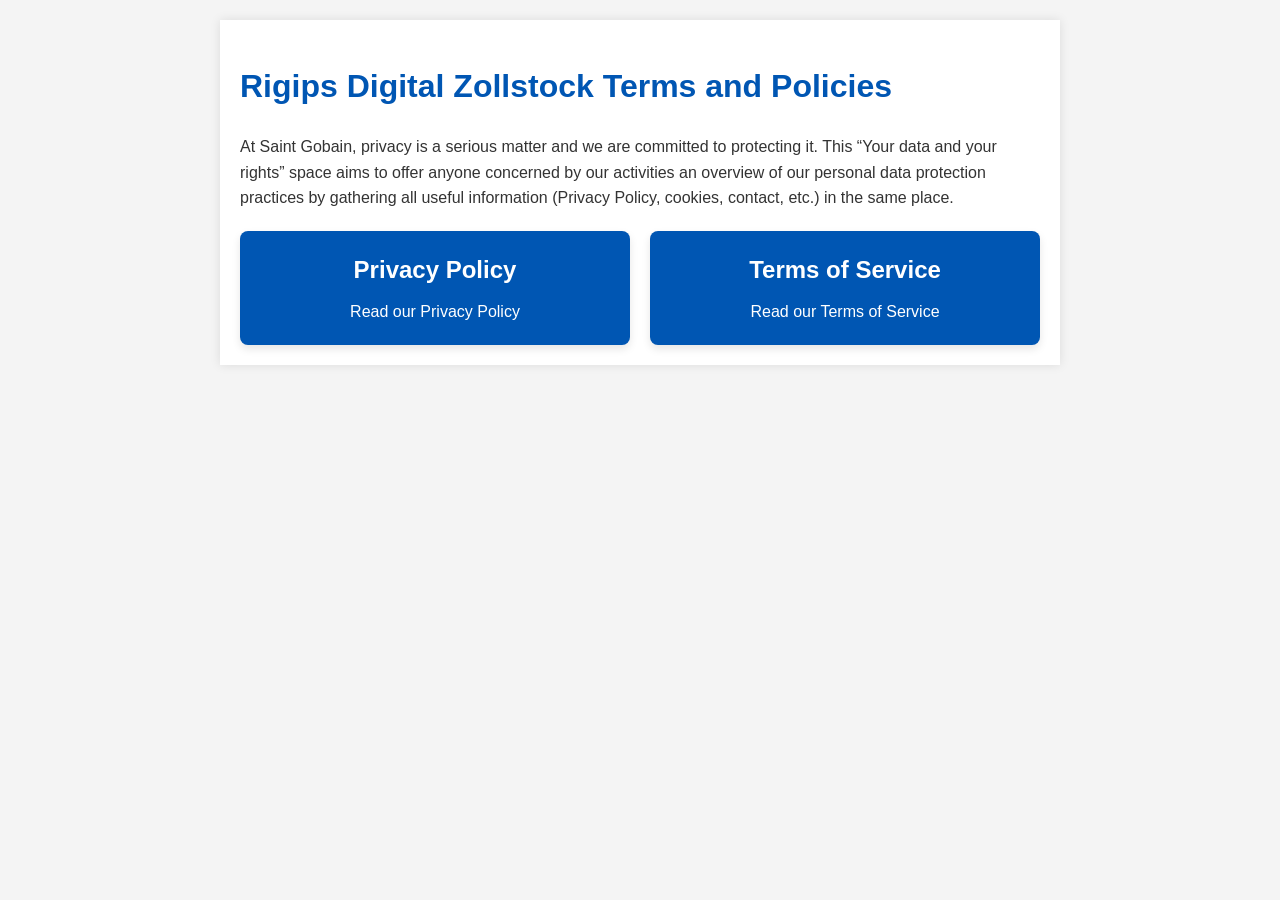
<file: index.html>
<!DOCTYPE html>
<html lang="en">
  <head>
    <meta charset="UTF-8" />
    <meta name="viewport" content="width=device-width, initial-scale=1.0" />
    <title>Rigips Zollstock Terms and Policies</title>
    <link rel="stylesheet" href="styles.css" />
  </head>
  <body>
    <div class="container">
      <h1>Rigips Digital Zollstock Terms and Policies</h1>
      <p>
        At Saint Gobain, privacy is a serious matter and we are committed to
        protecting it. This “Your data and your rights” space aims to offer
        anyone concerned by our activities an overview of our personal data
        protection practices by gathering all useful information (Privacy
        Policy, cookies, contact, etc.) in the same place.
      </p>
      <div class="card-container">
        <a
          href="https://www.saint-gobain.com/sites/saint-gobain.com/files/media/document/privacy_policy.pdf"
          class="card"
        >
          <h2>Privacy Policy</h2>
          <p>Read our Privacy Policy</p>
        </a>
        <a href="https://www.rigips.de/datenschutzerklaerung" class="card">
          <h2>Terms of Service</h2>
          <p>Read our Terms of Service</p>
        </a>
      </div>
    </div>
  </body>
</html>
</file>
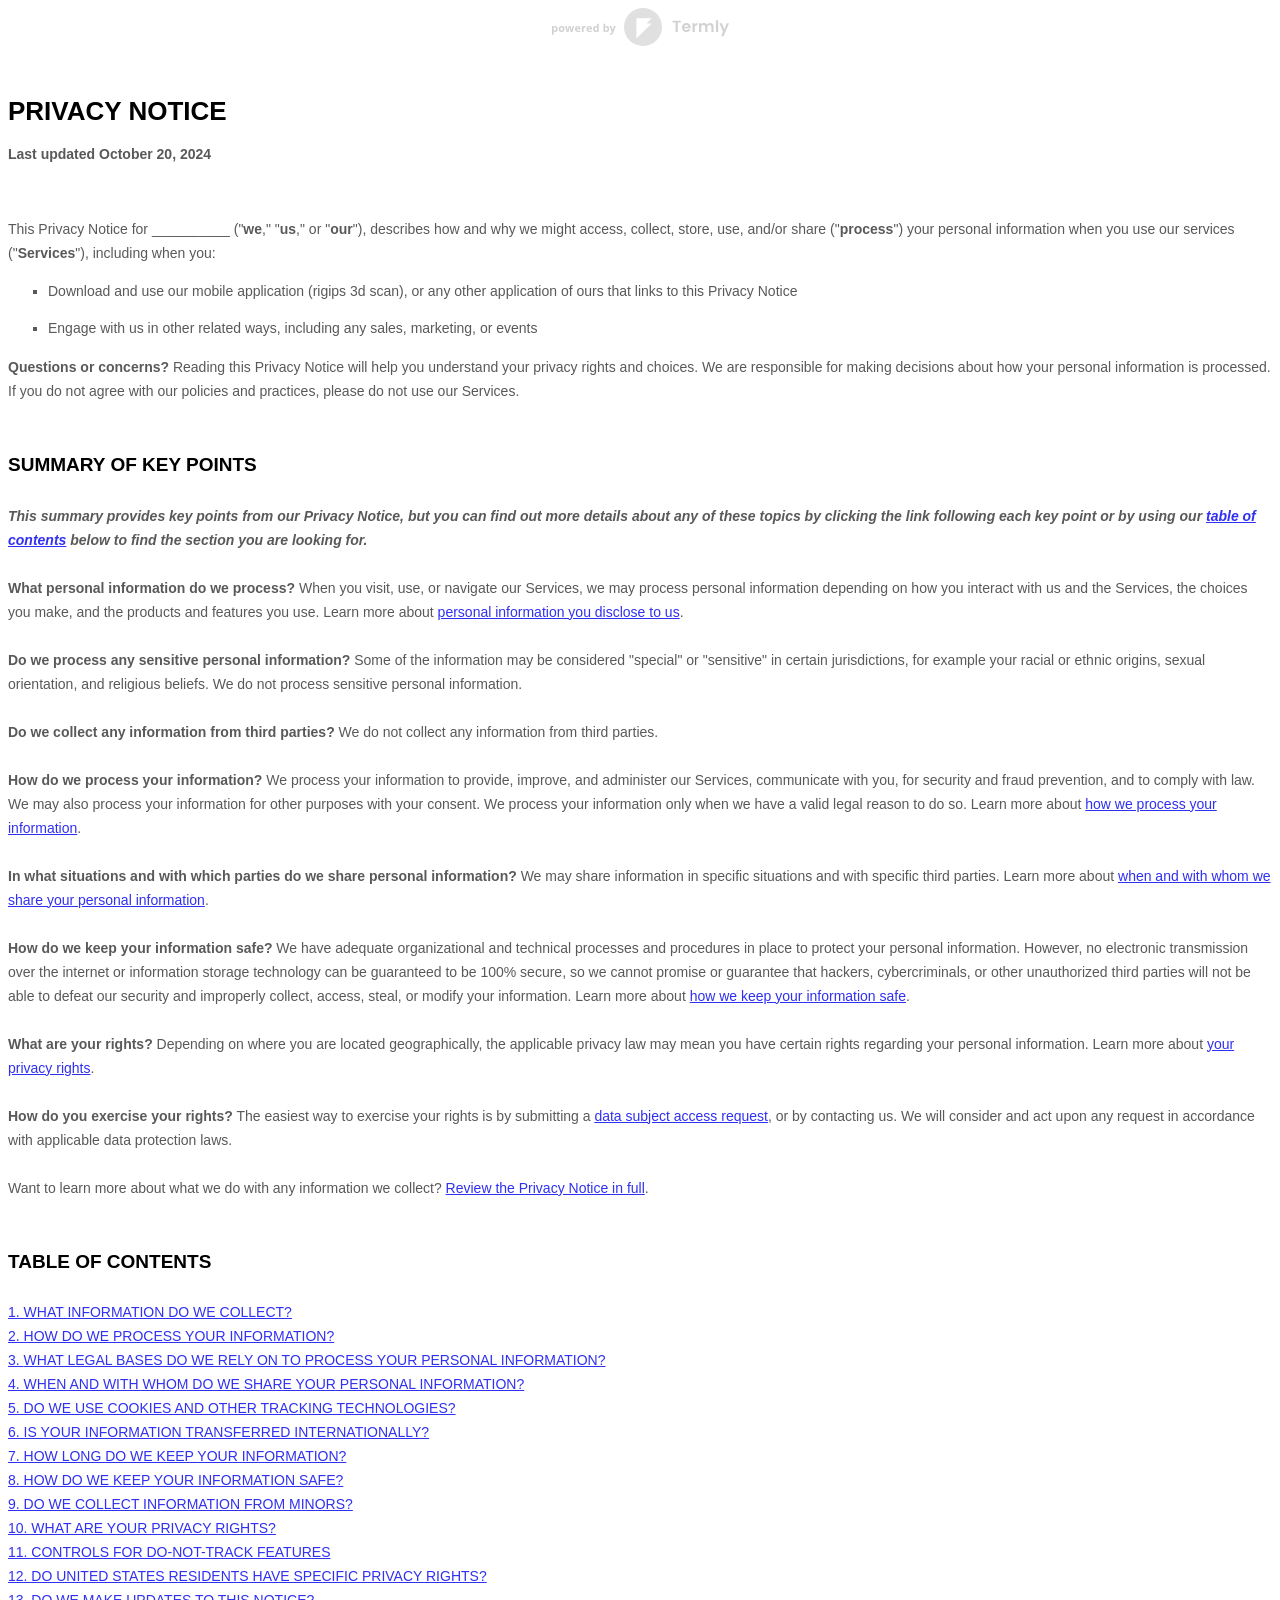
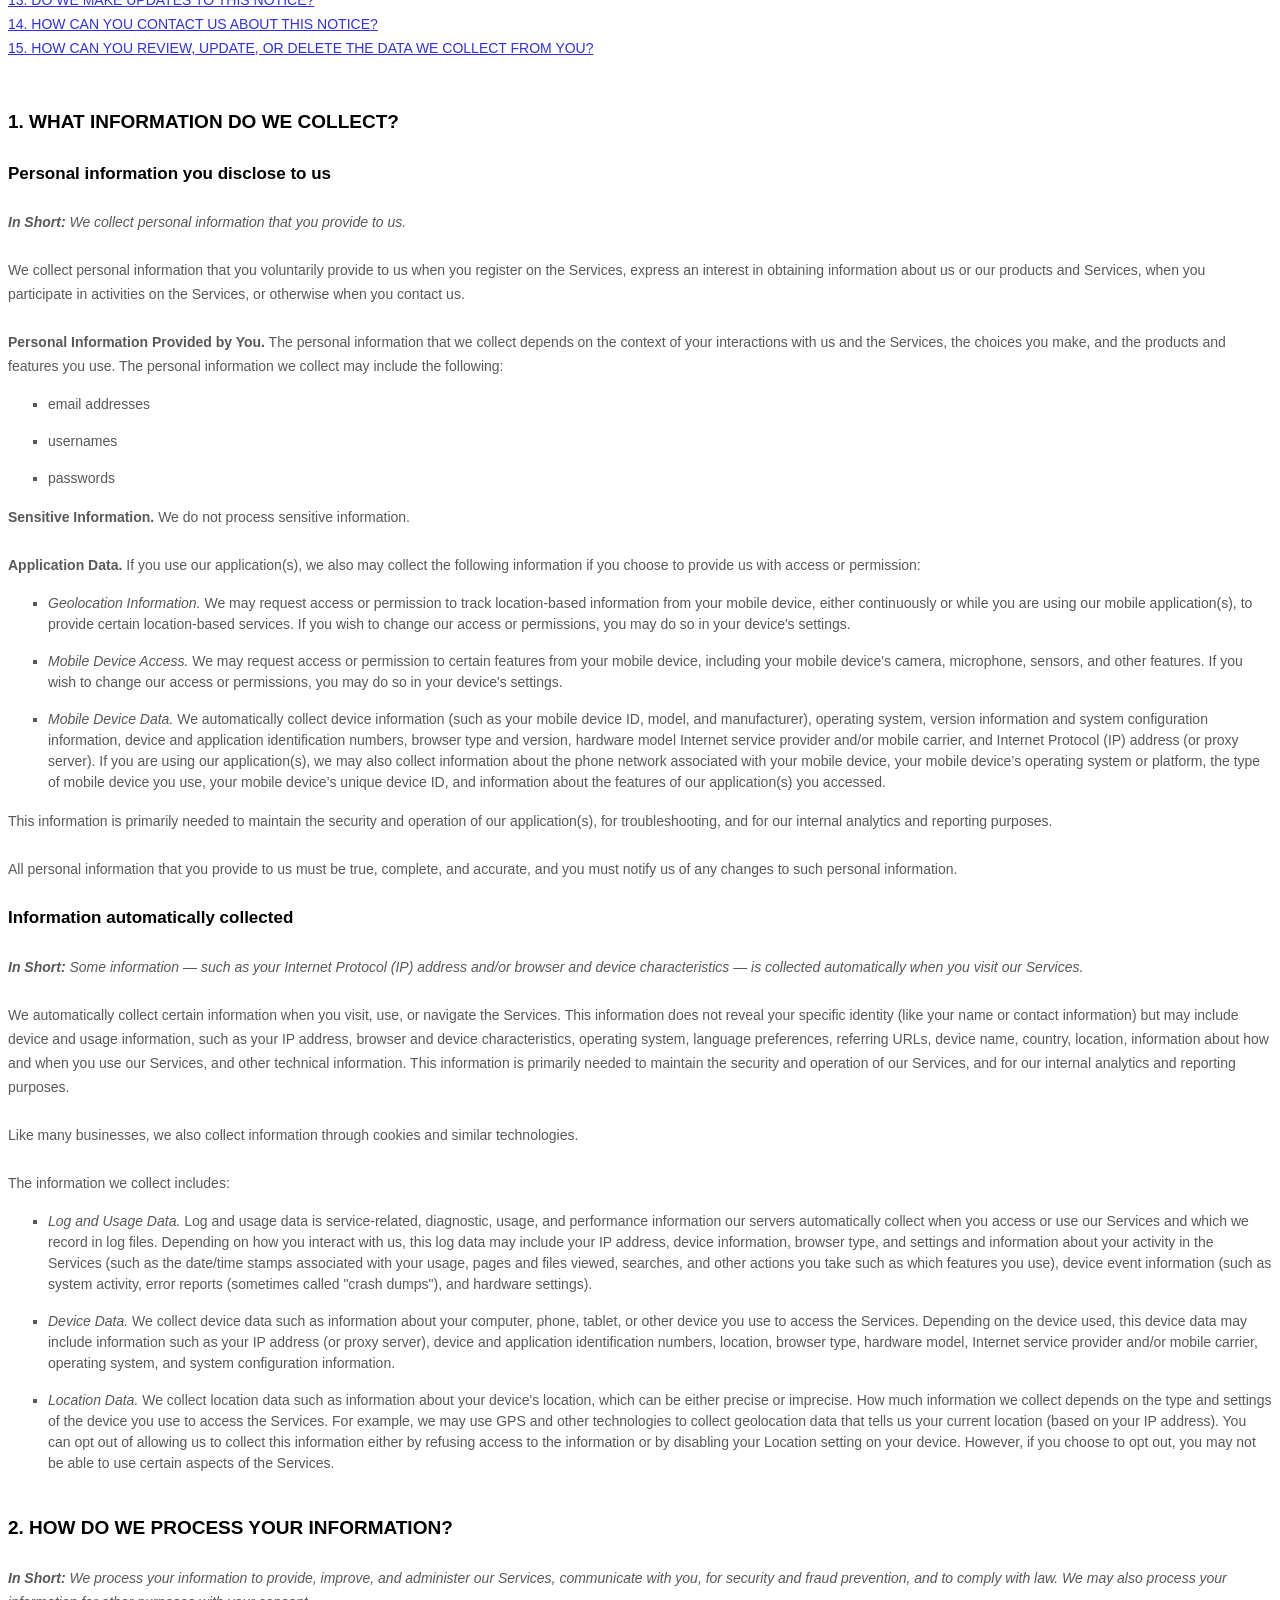
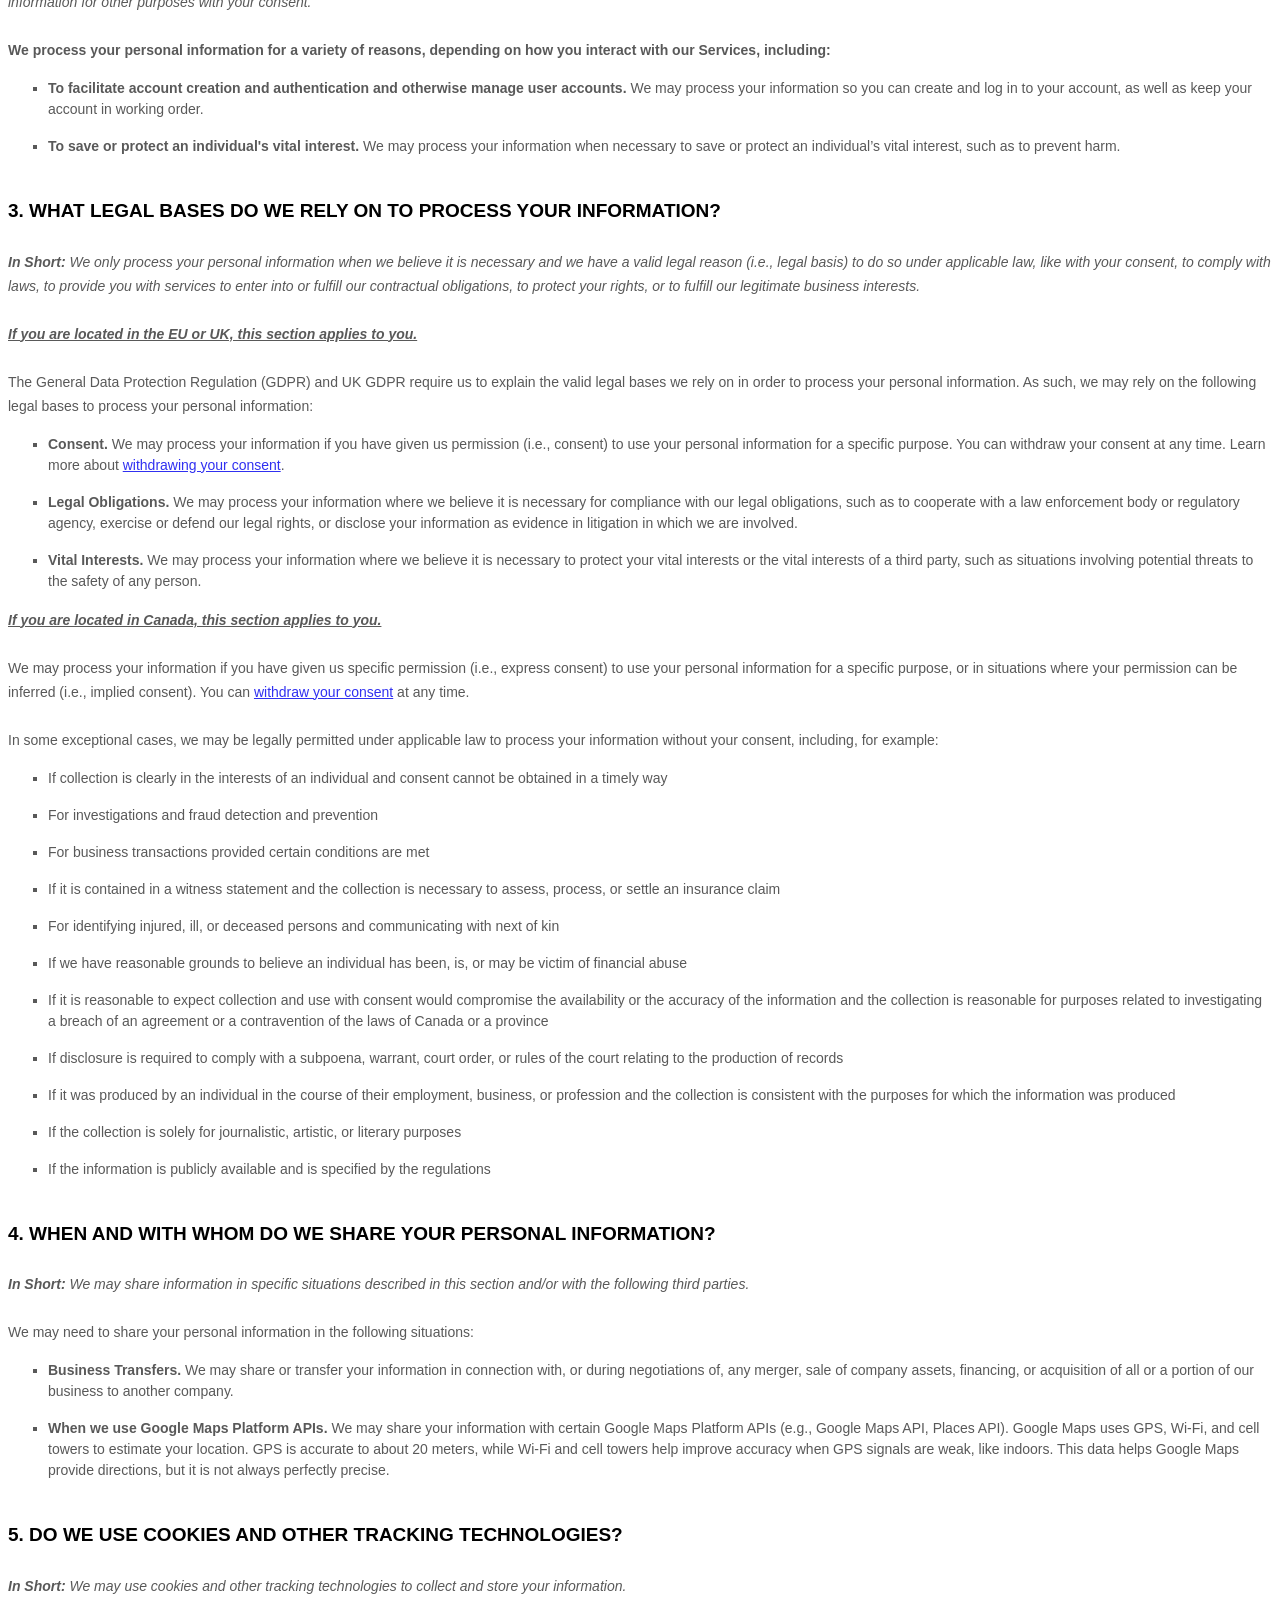
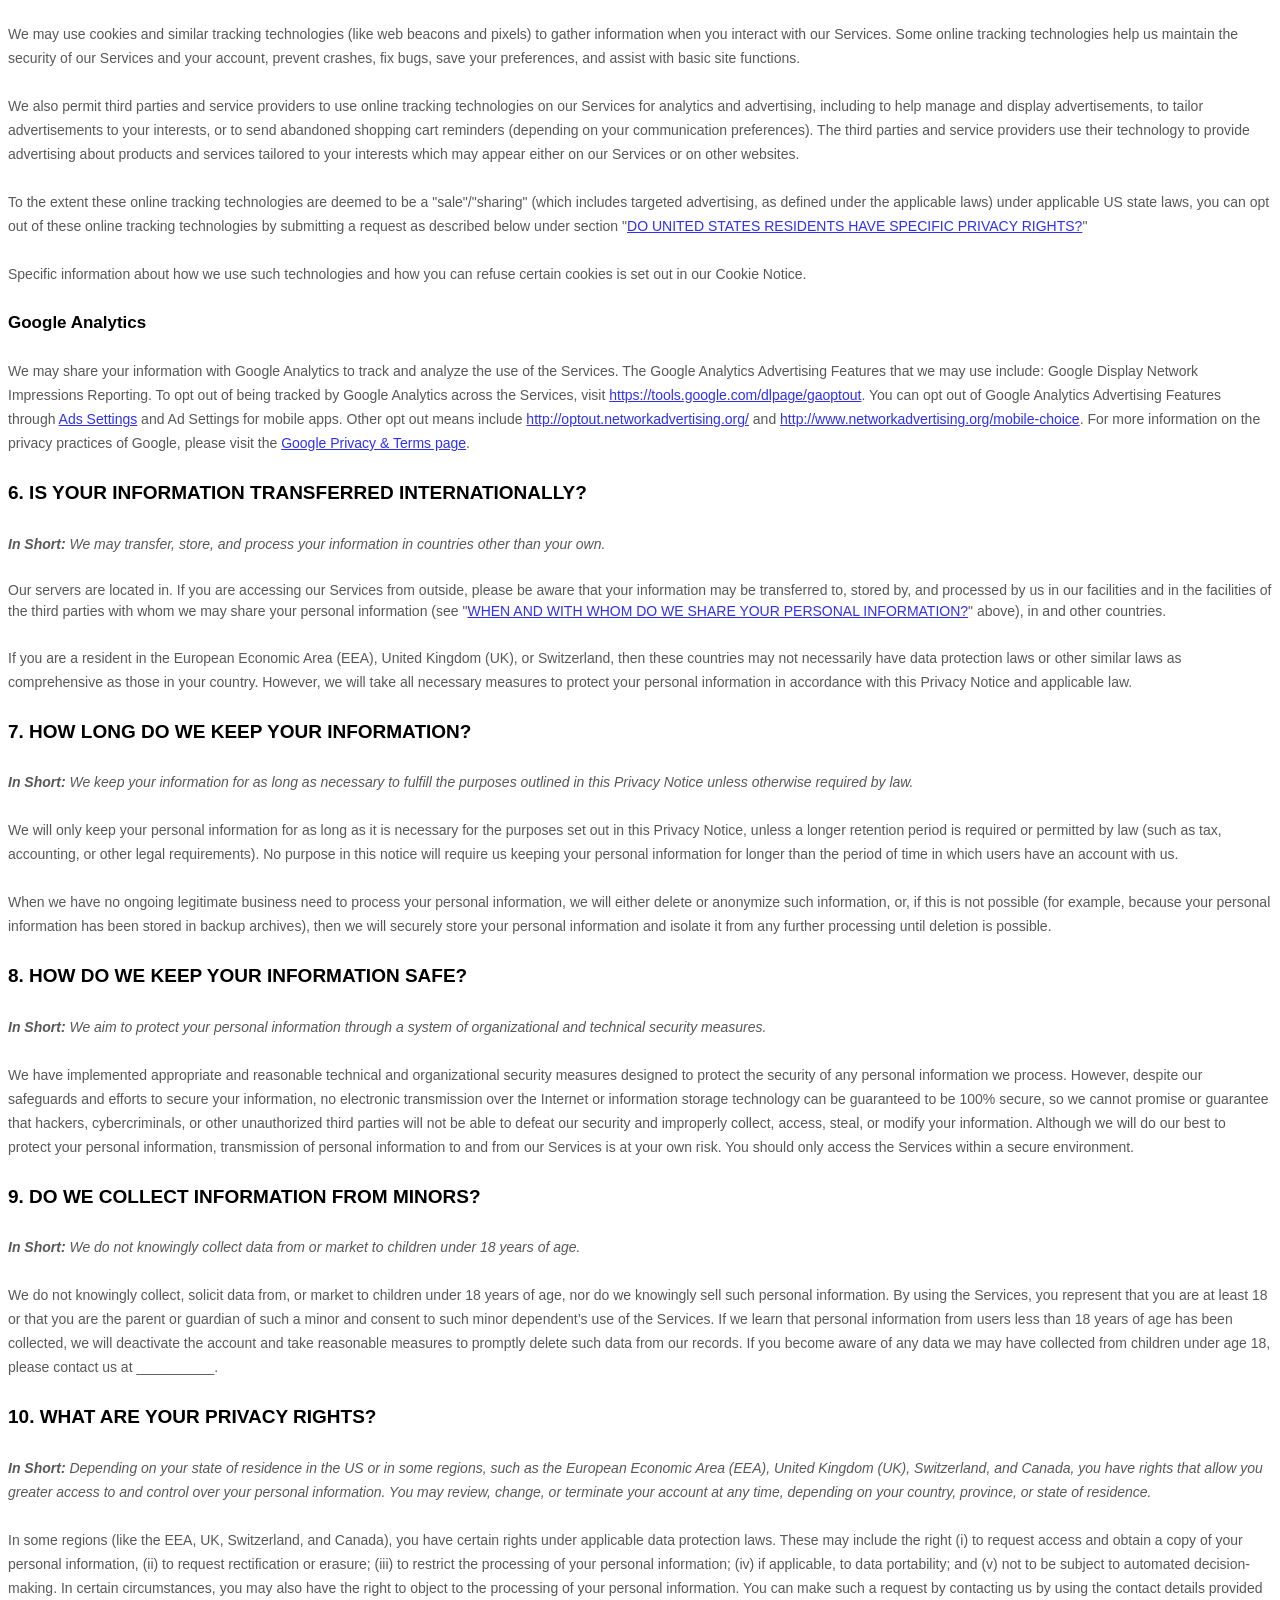
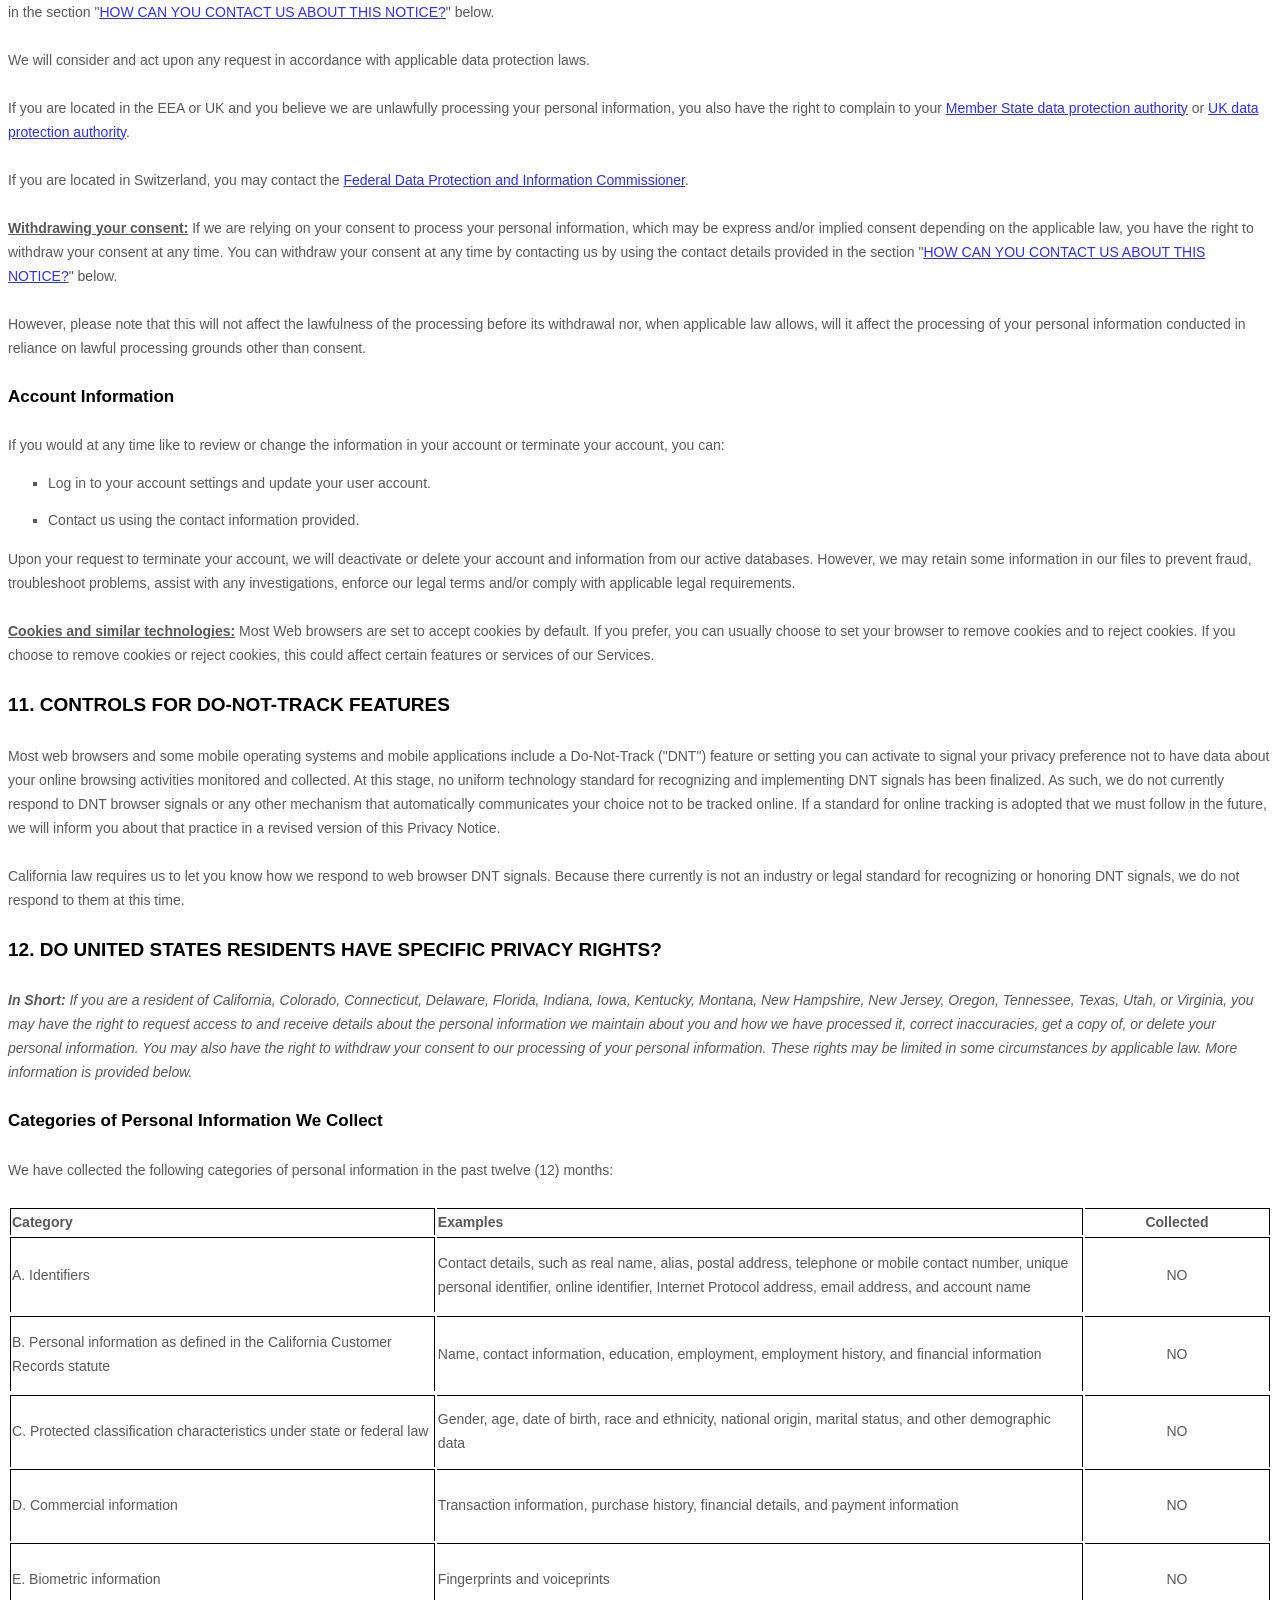
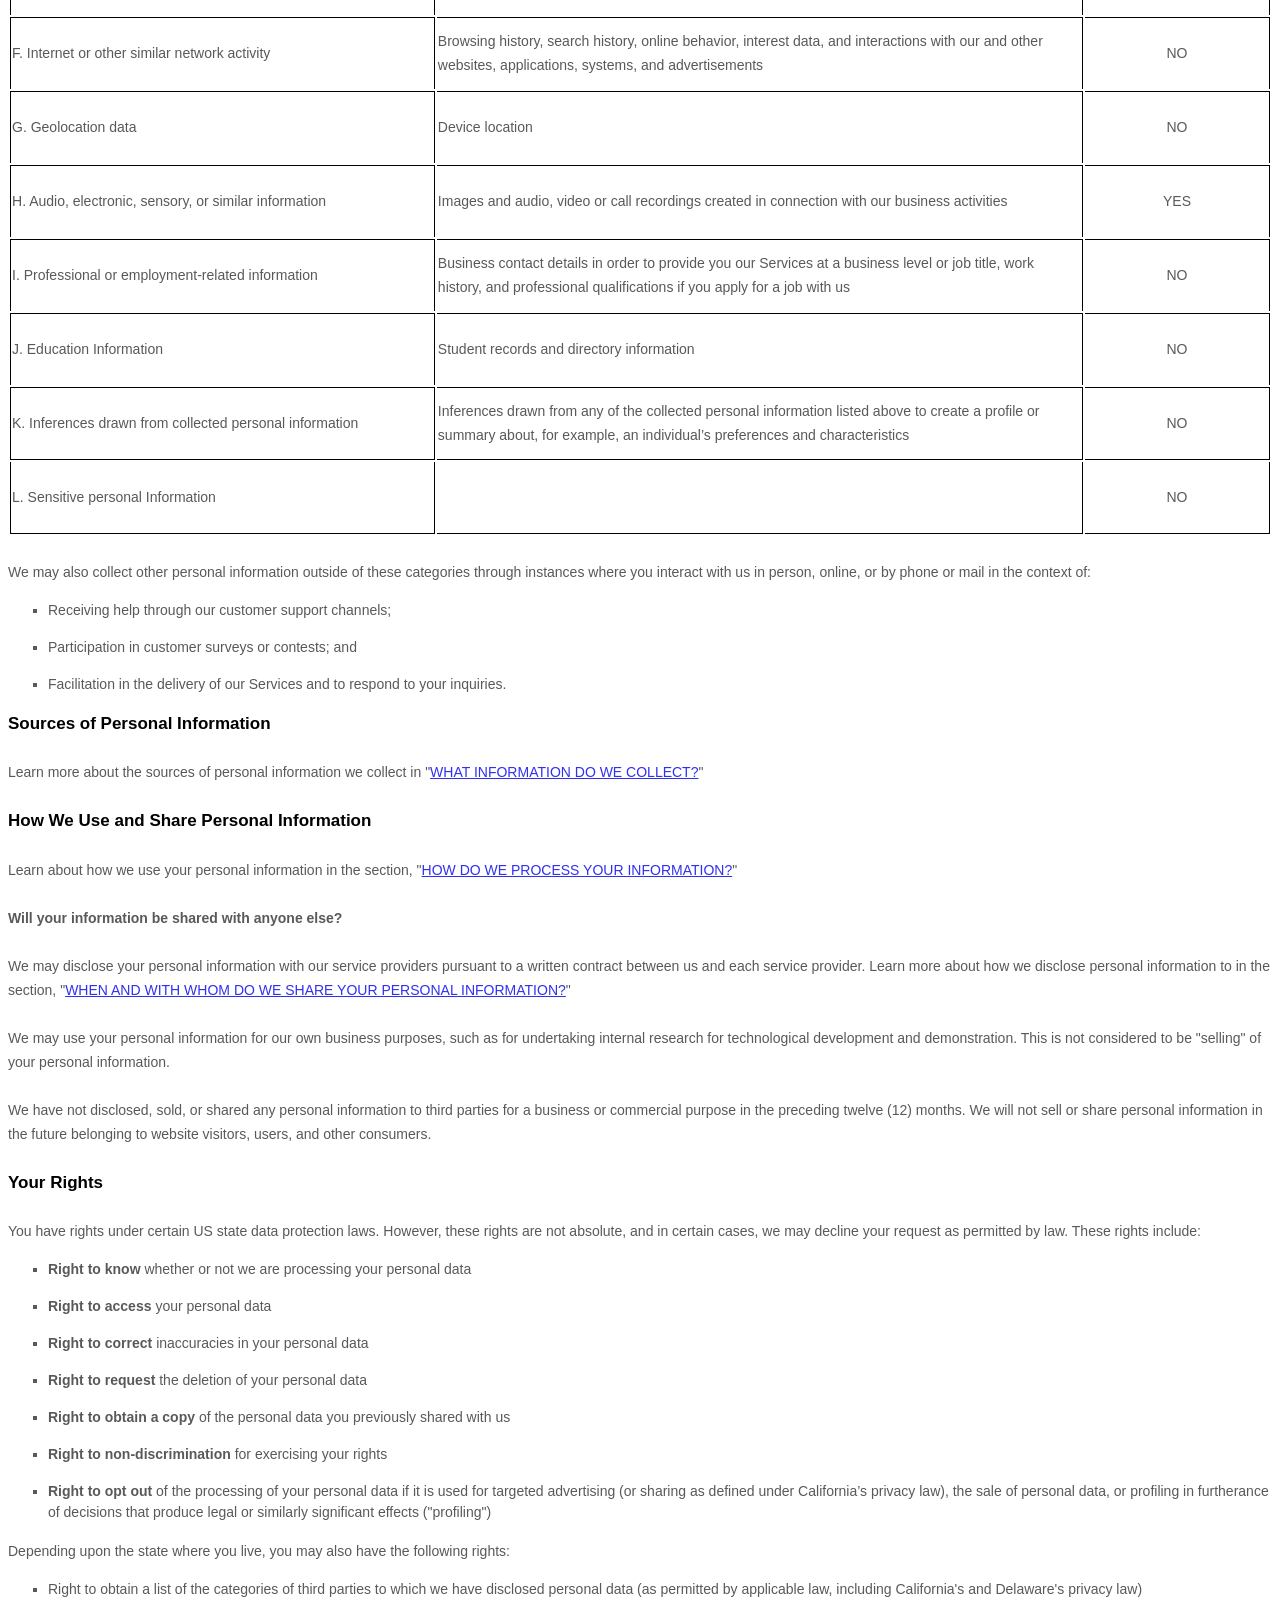
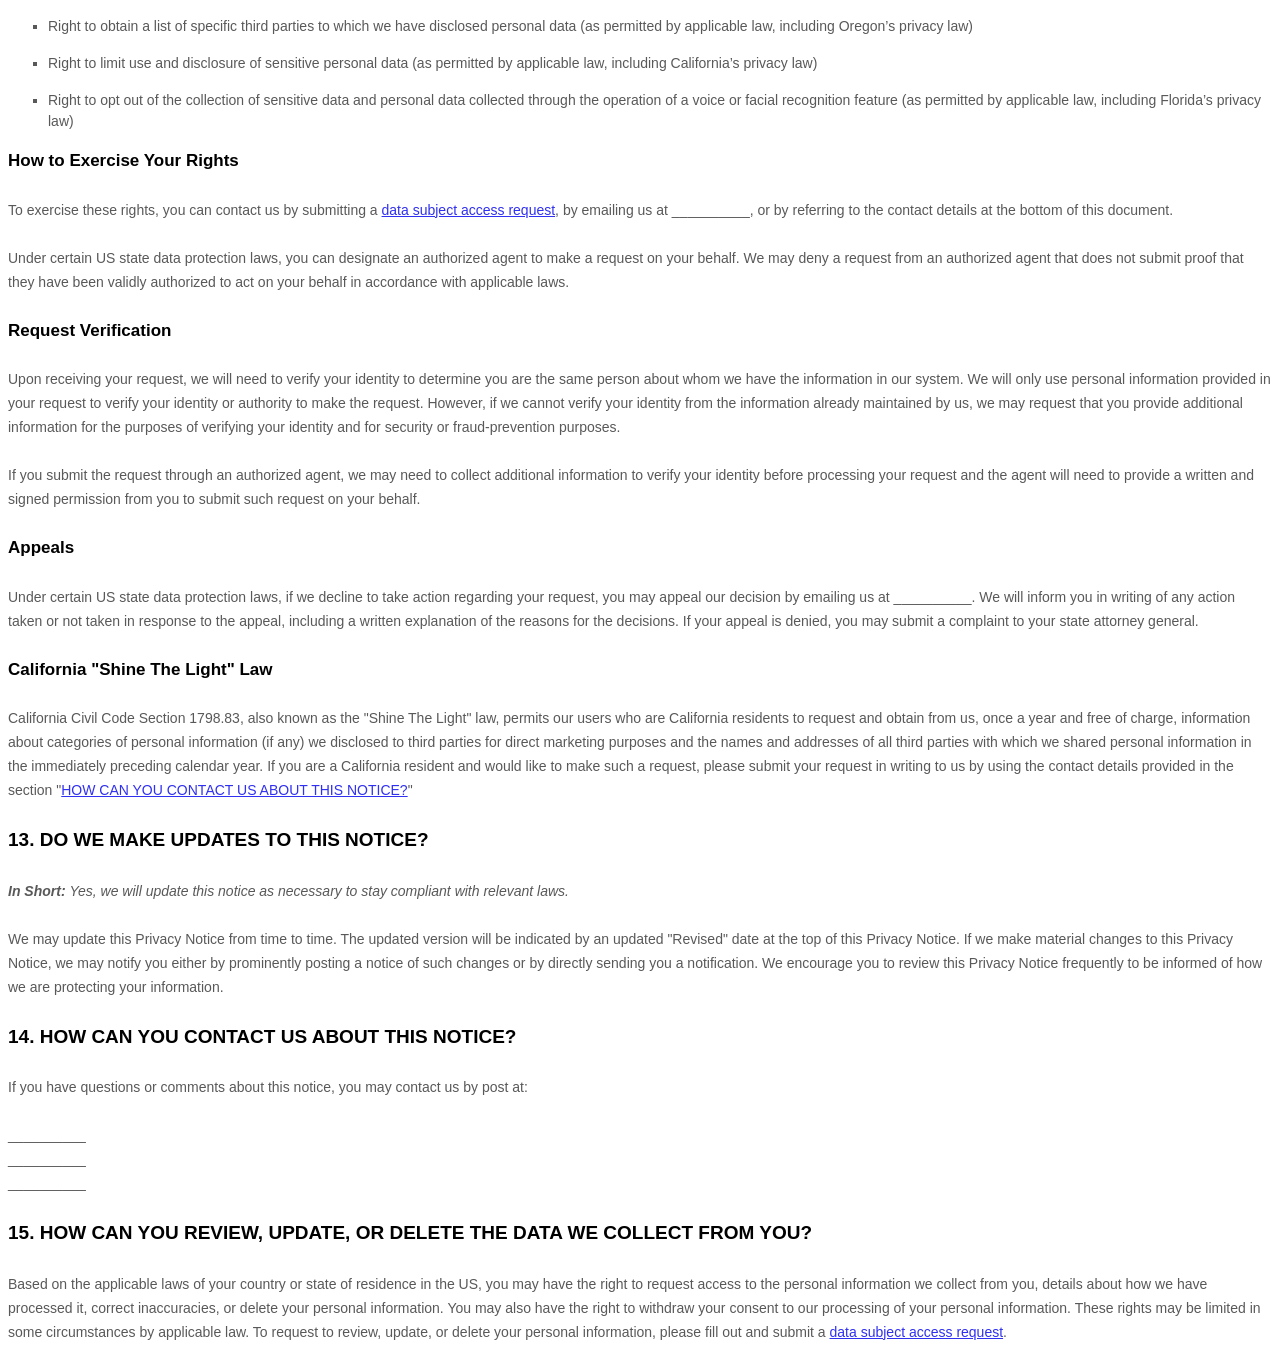
<file: privacy-policy.html>
<!DOCTYPE html>
<html>
<head>
    <title>Privacy Policy</title>
</head>
<body>
    

    <style>
        [data-custom-class='body'], [data-custom-class='body'] * {
                background: transparent !important;
              }
      [data-custom-class='title'], [data-custom-class='title'] * {
                font-family: Arial !important;
      font-size: 26px !important;
      color: #000000 !important;
              }
      [data-custom-class='subtitle'], [data-custom-class='subtitle'] * {
                font-family: Arial !important;
      color: #595959 !important;
      font-size: 14px !important;
              }
      [data-custom-class='heading_1'], [data-custom-class='heading_1'] * {
                font-family: Arial !important;
      font-size: 19px !important;
      color: #000000 !important;
              }
      [data-custom-class='heading_2'], [data-custom-class='heading_2'] * {
                font-family: Arial !important;
      font-size: 17px !important;
      color: #000000 !important;
              }
      [data-custom-class='body_text'], [data-custom-class='body_text'] * {
                color: #595959 !important;
      font-size: 14px !important;
      font-family: Arial !important;
              }
      [data-custom-class='link'], [data-custom-class='link'] * {
                color: #3030F1 !important;
      font-size: 14px !important;
      font-family: Arial !important;
      word-break: break-word !important;
              }
      </style>
            <span style="display: block;margin: 0 auto 3.125rem;width: 11.125rem;height: 2.375rem;background: url([data-uri]) center no-repeat;"></span>
      
            <div data-custom-class="body">
            <div><strong><span style="font-size: 26px;"><span data-custom-class="title"><bdt class="block-component"></bdt>PRIVACY NOTICE<bdt class="block-component"></bdt></span></span></strong></div><div><br></div><div><span style="color: rgb(127, 127, 127);"><strong><span style="font-size: 15px;"><span data-custom-class="subtitle">Last updated <bdt class="question">October 20, 2024</bdt></span></span></strong></span></div><div><br></div><div><br></div><div><br></div><div style="line-height: 1.5;"><span style="color: rgb(127, 127, 127);"><span style="color: rgb(89, 89, 89); font-size: 15px;"><span data-custom-class="body_text">This Privacy Notice for <bdt class="question">__________<bdt class="block-component"></bdt></bdt> (<bdt class="block-component"></bdt>"<strong>we</strong>," "<strong>us</strong>," or "<strong>our</strong>"<bdt class="statement-end-if-in-editor"></bdt></span><span data-custom-class="body_text">), describes how and why we might access, collect, store, use, and/or share (<bdt class="block-component"></bdt>"<strong>process</strong>"<bdt class="statement-end-if-in-editor"></bdt>) your personal information when you use our services (<bdt class="block-component"></bdt>"<strong>Services</strong>"<bdt class="statement-end-if-in-editor"></bdt>), including when you:</span></span></span><span style="font-size: 15px;"><span style="color: rgb(127, 127, 127);"><span data-custom-class="body_text"><span style="color: rgb(89, 89, 89);"><span data-custom-class="body_text"><bdt class="block-component"></bdt></span></span></span></span></span></span></span></span></li></ul><div><bdt class="block-component"><span style="font-size: 15px;"><span style="font-size: 15px;"><span style="color: rgb(127, 127, 127);"><span data-custom-class="body_text"><span style="color: rgb(89, 89, 89);"><span data-custom-class="body_text"><bdt class="block-component"></bdt></span></span></span></span></span></span></bdt></div><ul><li data-custom-class="body_text" style="line-height: 1.5;"><span style="font-size: 15px; color: rgb(89, 89, 89);"><span style="font-size: 15px; color: rgb(89, 89, 89);"><span data-custom-class="body_text">Download and use<bdt class="block-component"></bdt> our mobile application<bdt class="block-component"></bdt> (<bdt class="question">rigips 3d scan)<span style="font-size: 15px; color: rgb(89, 89, 89);"><span style="font-size: 15px; color: rgb(89, 89, 89);"><span data-custom-class="body_text"><span style="font-size: 15px;"><span style="color: rgb(89, 89, 89);"><span data-custom-class="body_text"><span style="font-size: 15px;"><span style="color: rgb(89, 89, 89);"><bdt class="statement-end-if-in-editor">,</bdt></span></span></span></span></span></span></span></span></bdt></span><span data-custom-class="body_text"><span style="font-size: 15px;"><span style="color: rgb(89, 89, 89);"><span data-custom-class="body_text"><span style="font-size: 15px;"><span style="color: rgb(89, 89, 89);"><bdt class="statement-end-if-in-editor"><bdt class="block-component"> or any other application of ours that links to this Privacy Notice</bdt></bdt></span></span></span></span></span></span></span></span></li></ul><div style="line-height: 1.5;"><bdt class="block-component"><span style="font-size: 15px;"></span></bdt></li></ul><div style="line-height: 1.5;"><span style="font-size: 15px;"><span style="color: rgb(127, 127, 127);"><span data-custom-class="body_text"><span style="color: rgb(89, 89, 89);"><span data-custom-class="body_text"><bdt class="block-component"></bdt></span></span></span></span></span></div><ul><li data-custom-class="body_text" style="line-height: 1.5;"><span style="font-size: 15px; color: rgb(89, 89, 89);"><span style="font-size: 15px; color: rgb(89, 89, 89);"><span data-custom-class="body_text">Engage with us in other related ways, including any sales, marketing, or events<span style="font-size: 15px;"><span style="color: rgb(89, 89, 89);"><span data-custom-class="body_text"><span style="font-size: 15px;"><span style="color: rgb(89, 89, 89);"><bdt class="statement-end-if-in-editor"></bdt></span></span></span></span></span></span></span></span></li></ul><div style="line-height: 1.5;"><span style="font-size: 15px;"><span style="color: rgb(127, 127, 127);"><span data-custom-class="body_text"><strong>Questions or concerns? </strong>Reading this Privacy Notice will help you understand your privacy rights and choices. We are responsible for making decisions about how your personal information is processed. If you do not agree with our policies and practices, please do not use our Services.<bdt class="block-component"></span></span></span></div><div style="line-height: 1.5;"><br></div><div style="line-height: 1.5;"><br></div><div style="line-height: 1.5;"><strong><span style="font-size: 15px;"><span data-custom-class="heading_1">SUMMARY OF KEY POINTS</span></span></strong></div><div style="line-height: 1.5;"><br></div><div style="line-height: 1.5;"><span style="font-size: 15px;"><span data-custom-class="body_text"><strong><em>This summary provides key points from our Privacy Notice, but you can find out more details about any of these topics by clicking the link following each key point or by using our </em></strong></span></span><a data-custom-class="link" href="#toc"><span style="color: rgb(0, 58, 250); font-size: 15px;"><span data-custom-class="body_text"><strong><em>table of contents</em></strong></span></span></a><span style="font-size: 15px;"><span data-custom-class="body_text"><strong><em> below to find the section you are looking for.</em></strong></span></span></div><div style="line-height: 1.5;"><br></div><div style="line-height: 1.5;"><span style="font-size: 15px;"><span data-custom-class="body_text"><strong>What personal information do we process?</strong> When you visit, use, or navigate our Services, we may process personal information depending on how you interact with us and the Services, the choices you make, and the products and features you use. Learn more about </span></span><a data-custom-class="link" href="#personalinfo"><span style="color: rgb(0, 58, 250); font-size: 15px;"><span data-custom-class="body_text">personal information you disclose to us</span></span></a><span data-custom-class="body_text">.</span></div><div style="line-height: 1.5;"><br></div><div style="line-height: 1.5;"><span style="font-size: 15px;"><span data-custom-class="body_text"><strong>Do we process any sensitive personal information? </strong>Some of the information may be considered <bdt class="block-component"></bdt>"special" or "sensitive"<bdt class="statement-end-if-in-editor"></bdt> in certain jurisdictions, for example your racial or ethnic origins, sexual orientation, and religious beliefs. <bdt class="block-component"></bdt>We do not process sensitive personal information.<bdt class="else-block"></bdt></span></span></div><div style="line-height: 1.5;"><br></div><div style="line-height: 1.5;"><span style="font-size: 15px;"><span data-custom-class="body_text"><strong>Do we collect any information from third parties?</strong> <bdt class="block-component"></bdt>We do not collect any information from third parties.<bdt class="else-block"></bdt></span></span></div><div style="line-height: 1.5;"><br></div><div style="line-height: 1.5;"><span style="font-size: 15px;"><span data-custom-class="body_text"><strong>How do we process your information?</strong> We process your information to provide, improve, and administer our Services, communicate with you, for security and fraud prevention, and to comply with law. We may also process your information for other purposes with your consent. We process your information only when we have a valid legal reason to do so. Learn more about </span></span><a data-custom-class="link" href="#infouse"><span style="color: rgb(0, 58, 250); font-size: 15px;"><span data-custom-class="body_text">how we process your information</span></span></a><span data-custom-class="body_text">.</span></div><div style="line-height: 1.5;"><br></div><div style="line-height: 1.5;"><span style="font-size: 15px;"><span data-custom-class="body_text"><strong>In what situations and with which <bdt class="block-component"></bdt>parties do we share personal information?</strong> We may share information in specific situations and with specific <bdt class="block-component"></bdt>third parties. Learn more about </span></span><a data-custom-class="link" href="#whoshare"><span style="color: rgb(0, 58, 250); font-size: 15px;"><span data-custom-class="body_text">when and with whom we share your personal information</span></span></a><span style="font-size: 15px;"><span data-custom-class="body_text">.<bdt class="block-component"></bdt></span></span></div><div style="line-height: 1.5;"><br></div><div style="line-height: 1.5;"><span style="font-size: 15px;"><span data-custom-class="body_text"><strong>How do we keep your information safe?</strong> We have adequate <bdt class="block-component"></bdt>organizational<bdt class="statement-end-if-in-editor"></bdt> and technical processes and procedures in place to protect your personal information. However, no electronic transmission over the internet or information storage technology can be guaranteed to be 100% secure, so we cannot promise or guarantee that hackers, cybercriminals, or other <bdt class="block-component"></bdt>unauthorized<bdt class="statement-end-if-in-editor"></bdt> third parties will not be able to defeat our security and improperly collect, access, steal, or modify your information. Learn more about </span></span><a data-custom-class="link" href="#infosafe"><span style="color: rgb(0, 58, 250); font-size: 15px;"><span data-custom-class="body_text">how we keep your information safe</span></span></a><span data-custom-class="body_text">.</span><span style="font-size: 15px;"><span data-custom-class="body_text"><bdt class="statement-end-if-in-editor"></bdt></span></span></div><div style="line-height: 1.5;"><br></div><div style="line-height: 1.5;"><span style="font-size: 15px;"><span data-custom-class="body_text"><strong>What are your rights?</strong> Depending on where you are located geographically, the applicable privacy law may mean you have certain rights regarding your personal information. Learn more about </span></span><a data-custom-class="link" href="#privacyrights"><span style="color: rgb(0, 58, 250); font-size: 15px;"><span data-custom-class="body_text">your privacy rights</span></span></a><span data-custom-class="body_text">.</span></div><div style="line-height: 1.5;"><br></div><div style="line-height: 1.5;"><span style="font-size: 15px;"><span data-custom-class="body_text"><strong>How do you exercise your rights?</strong> The easiest way to exercise your rights is by <bdt class="block-component">submitting a </bdt></span></span><a data-custom-class="link" href="https://app.termly.io/notify/0a1e869c-5c5c-409d-ac46-b4c29b24d532" rel="noopener noreferrer" target="_blank"><span style="color: rgb(0, 58, 250); font-size: 15px;"><span data-custom-class="body_text">data subject access request</span></span></a><span style="font-size: 15px;"><span data-custom-class="body_text"><bdt class="statement-end-if-in-editor"></bdt>, or by contacting us. We will consider and act upon any request in accordance with applicable data protection laws.</span></span></div><div style="line-height: 1.5;"><br></div><div style="line-height: 1.5;"><span style="font-size: 15px;"><span data-custom-class="body_text">Want to learn more about what we do with any information we collect? </span></span><a data-custom-class="link" href="#toc"><span style="color: rgb(0, 58, 250); font-size: 15px;"><span data-custom-class="body_text">Review the Privacy Notice in full</span></span></a><span style="font-size: 15px;"><span data-custom-class="body_text">.</span></span></div><div style="line-height: 1.5;"><br></div><div style="line-height: 1.5;"><br></div><div id="toc" style="line-height: 1.5;"><span style="font-size: 15px;"><span style="color: rgb(127, 127, 127);"><span style="color: rgb(0, 0, 0);"><strong><span data-custom-class="heading_1">TABLE OF CONTENTS</span></strong></span></span></span></div><div style="line-height: 1.5;"><br></div><div style="line-height: 1.5;"><span style="font-size: 15px;"><a data-custom-class="link" href="#infocollect"><span style="color: rgb(0, 58, 250);">1. WHAT INFORMATION DO WE COLLECT?</span></a></span></div><div style="line-height: 1.5;"><span style="font-size: 15px;"><a data-custom-class="link" href="#infouse"><span style="color: rgb(0, 58, 250);">2. HOW DO WE PROCESS YOUR INFORMATION?<bdt class="block-component"></bdt></span></a></span></div><div style="line-height: 1.5;"><span style="font-size: 15px;"><a data-custom-class="link" href="#legalbases"><span style="color: rgb(0, 58, 250);">3. <span style="font-size: 15px;"><span style="color: rgb(0, 58, 250);">WHAT LEGAL BASES DO WE RELY ON TO PROCESS YOUR PERSONAL INFORMATION?</span></span><bdt class="statement-end-if-in-editor"></bdt></span></a></span></div><div style="line-height: 1.5;"><span style="font-size: 15px;"><span style="color: rgb(0, 58, 250);"><a data-custom-class="link" href="#whoshare">4. WHEN AND WITH WHOM DO WE SHARE YOUR PERSONAL INFORMATION?</a></span><span data-custom-class="body_text"><bdt class="block-component"></bdt></a><span style="color: rgb(127, 127, 127);"><span style="color: rgb(89, 89, 89);"><span data-custom-class="body_text"><span style="color: rgb(89, 89, 89);"><bdt class="block-component"></bdt></span></span></span></span></span></div><div style="line-height: 1.5;"><span style="font-size: 15px;"><a data-custom-class="link" href="#cookies"><span style="color: rgb(0, 58, 250);">5. DO WE USE COOKIES AND OTHER TRACKING TECHNOLOGIES?</span></a><span style="color: rgb(127, 127, 127);"><span style="color: rgb(89, 89, 89);"><span data-custom-class="body_text"><span style="color: rgb(89, 89, 89);"><bdt class="statement-end-if-in-editor"></bdt></span></span></span></span><bdt class="block-component"></bdt></span></div><div style="line-height: 1.5;"><span style="font-size: 15px;"><span style="color: rgb(127, 127, 127);"><span style="color: rgb(89, 89, 89);"><span data-custom-class="body_text"><span style="color: rgb(89, 89, 89);"><span style="color: rgb(89, 89, 89);"><span style="color: rgb(89, 89, 89);"><bdt class="block-component"></bdt></span></span><bdt class="block-component"></bdt></span></span></span></span></span></div><div style="line-height: 1.5;"><span style="font-size: 15px;"><a data-custom-class="link" href="#intltransfers"><span style="color: rgb(0, 58, 250);">6. IS YOUR INFORMATION TRANSFERRED INTERNATIONALLY?</span></a><span style="color: rgb(127, 127, 127);"><span style="color: rgb(89, 89, 89);"><span data-custom-class="body_text"><span style="color: rgb(89, 89, 89);"><bdt class="statement-end-if-in-editor"></bdt></span></span></span></span></span></div><div style="line-height: 1.5;"><span style="font-size: 15px;"><a data-custom-class="link" href="#inforetain"><span style="color: rgb(0, 58, 250);">7. HOW LONG DO WE KEEP YOUR INFORMATION?</span></a><span style="color: rgb(127, 127, 127);"><span style="color: rgb(89, 89, 89);"><span data-custom-class="body_text"><span style="color: rgb(89, 89, 89);"><span style="color: rgb(89, 89, 89);"><bdt class="block-component"></bdt></span></span></span></span></span></span></div><div style="line-height: 1.5;"><span style="font-size: 15px;"><a data-custom-class="link" href="#infosafe"><span style="color: rgb(0, 58, 250);">8. HOW DO WE KEEP YOUR INFORMATION SAFE?</span></a><span style="color: rgb(127, 127, 127);"><span style="color: rgb(89, 89, 89);"><span data-custom-class="body_text"><span style="color: rgb(89, 89, 89);"><bdt class="statement-end-if-in-editor"></bdt><bdt class="block-component"></bdt></span></span></span></span></span></div><div style="line-height: 1.5;"><span style="font-size: 15px;"><a data-custom-class="link" href="#infominors"><span style="color: rgb(0, 58, 250);">9. DO WE COLLECT INFORMATION FROM MINORS?</span></a><span style="color: rgb(127, 127, 127);"><span style="color: rgb(89, 89, 89);"><span data-custom-class="body_text"><span style="color: rgb(89, 89, 89);"><bdt class="statement-end-if-in-editor"></bdt></span></span></span></span></span></div><div style="line-height: 1.5;"><span style="font-size: 15px;"><span style="color: rgb(0, 58, 250);"><a data-custom-class="link" href="#privacyrights">10. WHAT ARE YOUR PRIVACY RIGHTS?</a></span></span></div><div style="line-height: 1.5;"><span style="font-size: 15px;"><a data-custom-class="link" href="#DNT"><span style="color: rgb(0, 58, 250);">11. CONTROLS FOR DO-NOT-TRACK FEATURES<bdt class="block-component"></bdt></span></a></span></div><div style="line-height: 1.5;"><span style="font-size: 15px;"><a data-custom-class="link" href="#uslaws"><span style="color: rgb(0, 58, 250);">12. DO UNITED STATES RESIDENTS HAVE SPECIFIC PRIVACY RIGHTS?</span></a></span><bdt class="block-component"><span style="font-size: 15px;"><span data-custom-class="body_text"></span></bdt></span></div><div style="line-height: 1.5;"><bdt class="block-component"><span style="font-size: 15px;"></bdt><bdt class="block-component"></bdt><bdt class="block-component"></bdt><bdt class="block-component"></bdt><bdt class="block-component"></bdt><bdt class="block-component"></bdt><bdt class="block-component"></bdt><bdt class="block-component"></bdt><bdt class="block-component"></bdt><bdt class="block-component"></span></bdt></div><div style="line-height: 1.5;"><span style="font-size: 15px;"><a data-custom-class="link" href="#policyupdates"><span style="color: rgb(0, 58, 250);">13. DO WE MAKE UPDATES TO THIS NOTICE?</span></a></span></div><div style="line-height: 1.5;"><a data-custom-class="link" href="#contact"><span style="color: rgb(0, 58, 250); font-size: 15px;">14. HOW CAN YOU CONTACT US ABOUT THIS NOTICE?</span></a></div><div style="line-height: 1.5;"><a data-custom-class="link" href="#request"><span style="color: rgb(0, 58, 250);">15. HOW CAN YOU REVIEW, UPDATE, OR DELETE THE DATA WE COLLECT FROM YOU?</span></a></div><div style="line-height: 1.5;"><br></div><div style="line-height: 1.5;"><br></div><div id="infocollect" style="line-height: 1.5;"><span style="color: rgb(0, 0, 0);"><span style="color: rgb(0, 0, 0); font-size: 15px;"><span style="font-size: 15px; color: rgb(0, 0, 0);"><span style="font-size: 15px; color: rgb(0, 0, 0);"><span id="control" style="color: rgb(0, 0, 0);"><strong><span data-custom-class="heading_1">1. WHAT INFORMATION DO WE COLLECT?</span></strong></span></span></span></span></span></div><div style="line-height: 1.5;"><br></div><div id="personalinfo" style="line-height: 1.5;"><span data-custom-class="heading_2" style="color: rgb(0, 0, 0);"><span style="font-size: 15px;"><strong>Personal information you disclose to us</strong></span></span></div><div><div><br></div><div style="line-height: 1.5;"><span style="color: rgb(127, 127, 127);"><span style="color: rgb(89, 89, 89); font-size: 15px;"><span data-custom-class="body_text"><span style="font-size: 15px; color: rgb(89, 89, 89);"><span style="font-size: 15px; color: rgb(89, 89, 89);"><span data-custom-class="body_text"><strong><em>In Short:</em></strong></span></span></span></span><span data-custom-class="body_text"><span style="font-size: 15px; color: rgb(89, 89, 89);"><span style="font-size: 15px; color: rgb(89, 89, 89);"><span data-custom-class="body_text"><strong><em> </em></strong><em>We collect personal information that you provide to us.</em></span></span></span></span></span></span></div></div><div style="line-height: 1.5;"><br></div><div style="line-height: 1.5;"><span style="font-size: 15px; color: rgb(89, 89, 89);"><span style="font-size: 15px; color: rgb(89, 89, 89);"><span data-custom-class="body_text">We collect personal information that you voluntarily provide to us when you <span style="font-size: 15px;"><bdt class="block-component"></bdt></span>register on the Services, </span><span style="font-size: 15px;"><span data-custom-class="body_text"><span style="font-size: 15px;"><bdt class="statement-end-if-in-editor"></bdt></span></span><span data-custom-class="body_text">express an interest in obtaining information about us or our products and Services, when you participate in activities on the Services, or otherwise when you contact us.</span></span></span></span></div><div style="line-height: 1.5;"><br></div><div style="line-height: 1.5;"><span style="font-size: 15px; color: rgb(89, 89, 89);"><span style="font-size: 15px; color: rgb(89, 89, 89);"><span data-custom-class="body_text"><span style="font-size: 15px;"><bdt class="block-component"></bdt></span></span></span></span></div><div style="line-height: 1.5;"><span style="font-size: 15px; color: rgb(89, 89, 89);"><span style="font-size: 15px; color: rgb(89, 89, 89);"><span data-custom-class="body_text"><strong>Personal Information Provided by You.</strong> The personal information that we collect depends on the context of your interactions with us and the Services, the choices you make, and the products and features you use. The personal information we collect may include the following:<span style="font-size: 15px;"><span data-custom-class="body_text"><bdt class="forloop-component"></bdt></span></span></span></span></span></div><ul><li data-custom-class="body_text" style="line-height: 1.5;"><span style="font-size: 15px; color: rgb(89, 89, 89);"><span style="font-size: 15px; color: rgb(89, 89, 89);"><span data-custom-class="body_text"><span style="font-size: 15px;"><span data-custom-class="body_text"><bdt class="question">email addresses</bdt></span></span></span></span></span></li></ul><div style="line-height: 1.5;"><span style="font-size: 15px; color: rgb(89, 89, 89);"><span style="font-size: 15px; color: rgb(89, 89, 89);"><span data-custom-class="body_text"><span style="font-size: 15px;"><span data-custom-class="body_text"><bdt class="forloop-component"></bdt></span></span></span></span></span></div><ul><li data-custom-class="body_text" style="line-height: 1.5;"><span style="font-size: 15px; color: rgb(89, 89, 89);"><span style="font-size: 15px; color: rgb(89, 89, 89);"><span data-custom-class="body_text"><span style="font-size: 15px;"><span data-custom-class="body_text"><bdt class="question">usernames</bdt></span></span></span></span></span></li></ul><div style="line-height: 1.5;"><span style="font-size: 15px; color: rgb(89, 89, 89);"><span style="font-size: 15px; color: rgb(89, 89, 89);"><span data-custom-class="body_text"><span style="font-size: 15px;"><span data-custom-class="body_text"><bdt class="forloop-component"></bdt></span></span></span></span></span></div><ul><li data-custom-class="body_text" style="line-height: 1.5;"><span style="font-size: 15px; color: rgb(89, 89, 89);"><span style="font-size: 15px; color: rgb(89, 89, 89);"><span data-custom-class="body_text"><span style="font-size: 15px;"><span data-custom-class="body_text"><bdt class="question">passwords</bdt></span></span></span></span></span></li></ul><div style="line-height: 1.5;"><span style="font-size: 15px; color: rgb(89, 89, 89);"><span style="font-size: 15px; color: rgb(89, 89, 89);"><span data-custom-class="body_text"><span style="font-size: 15px;"><span data-custom-class="body_text"><bdt class="forloop-component"></bdt></span><span data-custom-class="body_text"><bdt class="statement-end-if-in-editor"></bdt></span></span></span></span></span></div><div id="sensitiveinfo" style="line-height: 1.5;"><span style="font-size: 15px;"><span data-custom-class="body_text"><strong>Sensitive Information.</strong> <bdt class="block-component"></bdt>We do not process sensitive information.</span></span></div><div style="line-height: 1.5;"><br></div><div style="line-height: 1.5;"><span style="font-size: 15px;"><span data-custom-class="body_text"><bdt class="else-block"></bdt></span></span><span style="font-size: 15px; color: rgb(89, 89, 89);"><span style="font-size: 15px; color: rgb(89, 89, 89);"><span data-custom-class="body_text"><span style="font-size: 15px;"><span data-custom-class="body_text"><bdt class="block-component"><bdt class="block-component"></bdt></bdt></span></span></span></span><bdt class="block-component"><bdt class="block-component"></bdt></bdt></div><div style="line-height: 1.5;"><span data-custom-class="body_text"><span style="font-size: 15px;"><strong>Application Data.</strong> If you use our application(s), we also may collect the following information if you choose to provide us with access or permission:<bdt class="block-component"></bdt></span></span></div><ul><li data-custom-class="body_text" style="line-height: 1.5;"><span data-custom-class="body_text"><span style="font-size: 15px;"><em>Geolocation Information.</em> We may request access or permission to track location-based information from your mobile device, either continuously or while you are using our mobile application(s), to provide certain location-based services. If you wish to change our access or permissions, you may do so in your device's settings.<bdt class="statement-end-if-in-editor"></bdt></span></span></li></ul><div style="line-height: 1.5;"><bdt class="block-component"><span style="font-size: 15px;"><span data-custom-class="body_text"></span></span></bdt></div><ul><li data-custom-class="body_text" style="line-height: 1.5;"><span style="font-size: 15px;"><span data-custom-class="body_text"><em>Mobile Device Access.</em> We may request access or permission to certain features from your mobile device, including your mobile device's <bdt class="forloop-component"></bdt><bdt class="question">camera</bdt>, <bdt class="forloop-component"></bdt><bdt class="question">microphone</bdt>, <bdt class="forloop-component"></bdt><bdt class="question">sensors</bdt>, <bdt class="forloop-component"></bdt>and other features. If you wish to change our access or permissions, you may do so in your device's settings.<bdt class="statement-end-if-in-editor"></bdt></span></span></li></ul><div style="line-height: 1.5;"><bdt class="block-component"><span style="font-size: 15px;"><span data-custom-class="body_text"></span></span></bdt></div><ul><li data-custom-class="body_text" style="line-height: 1.5;"><span style="font-size: 15px;"><span data-custom-class="body_text"><em>Mobile Device Data.</em> We automatically collect device information (such as your mobile device ID, model, and manufacturer), operating system, version information and system configuration information, device and application identification numbers, browser type and version, hardware model Internet service provider and/or mobile carrier, and Internet Protocol (IP) address (or proxy server). If you are using our application(s), we may also collect information about the phone network associated with your mobile device, your mobile device’s operating system or platform, the type of mobile device you use, your mobile device’s unique device ID, and information about the features of our application(s) you accessed.<bdt class="statement-end-if-in-editor"></bdt></span></span></li></ul><div style="line-height: 1.5;"><bdt class="block-component"><span style="font-size: 15px;"><span data-custom-class="body_text"></bdt></span></span></li></ul><div style="line-height: 1.5;"><span style="font-size: 15px;"><span data-custom-class="body_text">This information is primarily needed to maintain the security and operation of our application(s), for troubleshooting, and for our internal analytics and reporting purposes.</span></span></div><div style="line-height: 1.5;"><br></div><div style="line-height: 1.5;"><bdt class="statement-end-if-in-editor"><span style="font-size: 15px;"><span data-custom-class="body_text"></span></span></bdt></div><div style="line-height: 1.5;"><span style="font-size: 15px; color: rgb(89, 89, 89);"><span style="font-size: 15px; color: rgb(89, 89, 89);"><span data-custom-class="body_text">All personal information that you provide to us must be true, complete, and accurate, and you must notify us of any changes to such personal information.</span></span></span></div><div style="line-height: 1.5;"><br></div><div style="line-height: 1.5;"><span style="font-size: 15px; color: rgb(89, 89, 89);"><span style="font-size: 15px; color: rgb(89, 89, 89);"><span data-custom-class="body_text"><bdt class="block-component"></bdt></span></span></span></div><div style="line-height: 1.5;"><span data-custom-class="heading_2" style="color: rgb(0, 0, 0);"><span style="font-size: 15px;"><strong>Information automatically collected</strong></span></span></div><div><div><br></div><div style="line-height: 1.5;"><span style="color: rgb(127, 127, 127);"><span style="color: rgb(89, 89, 89); font-size: 15px;"><span data-custom-class="body_text"><span style="font-size: 15px; color: rgb(89, 89, 89);"><span style="font-size: 15px; color: rgb(89, 89, 89);"><span data-custom-class="body_text"><strong><em>In Short:</em></strong></span></span></span></span><span data-custom-class="body_text"><span style="font-size: 15px; color: rgb(89, 89, 89);"><span style="font-size: 15px; color: rgb(89, 89, 89);"><span data-custom-class="body_text"><strong><em> </em></strong><em>Some information — such as your Internet Protocol (IP) address and/or browser and device characteristics — is collected automatically when you visit our Services.</em></span></span></span></span></span></span></div></div><div style="line-height: 1.5;"><br></div><div style="line-height: 1.5;"><span style="font-size: 15px; color: rgb(89, 89, 89);"><span style="font-size: 15px; color: rgb(89, 89, 89);"><span data-custom-class="body_text">We automatically collect certain information when you visit, use, or navigate the Services. This information does not reveal your specific identity (like your name or contact information) but may include device and usage information, such as your IP address, browser and device characteristics, operating system, language preferences, referring URLs, device name, country, location, information about how and when you use our Services, and other technical information. This information is primarily needed to maintain the security and operation of our Services, and for our internal analytics and reporting purposes.</span></span></span></div><div style="line-height: 1.5;"><br></div><div style="line-height: 1.5;"><span style="font-size: 15px; color: rgb(89, 89, 89);"><span style="font-size: 15px; color: rgb(89, 89, 89);"><span data-custom-class="body_text"><bdt class="block-component"></bdt></span></span></span></div><div style="line-height: 1.5;"><span style="font-size: 15px; color: rgb(89, 89, 89);"><span style="font-size: 15px; color: rgb(89, 89, 89);"><span data-custom-class="body_text">Like many businesses, we also collect information through cookies and similar technologies. <bdt class="block-component"></bdt><bdt class="block-component"></bdt></span></span></span></div><div style="line-height: 1.5;"><br></div><div style="line-height: 1.5;"><span style="font-size: 15px; color: rgb(89, 89, 89);"><span style="font-size: 15px; color: rgb(89, 89, 89);"><span data-custom-class="body_text"><bdt class="statement-end-if-in-editor"><span data-custom-class="body_text"></span></bdt></span><span data-custom-class="body_text"><bdt class="block-component"></bdt></span></span></span></div><div style="line-height: 1.5;"><span style="font-size: 15px; color: rgb(89, 89, 89);"><span style="font-size: 15px; color: rgb(89, 89, 89);"><span data-custom-class="body_text">The information we collect includes:<bdt class="block-component"></bdt></span></span></span></div><ul><li data-custom-class="body_text" style="line-height: 1.5;"><span style="font-size: 15px; color: rgb(89, 89, 89);"><span style="font-size: 15px; color: rgb(89, 89, 89);"><span data-custom-class="body_text"><em>Log and Usage Data.</em> Log and usage data is service-related, diagnostic, usage, and performance information our servers automatically collect when you access or use our Services and which we record in log files. Depending on how you interact with us, this log data may include your IP address, device information, browser type, and settings and information about your activity in the Services<span style="font-size: 15px;"> </span>(such as the date/time stamps associated with your usage, pages and files viewed, searches, and other actions you take such as which features you use), device event information (such as system activity, error reports (sometimes called <bdt class="block-component"></bdt>"crash dumps"<bdt class="statement-end-if-in-editor"></bdt>), and hardware settings).<span style="font-size: 15px;"><span style="color: rgb(89, 89, 89);"><span data-custom-class="body_text"><span style="font-size: 15px;"><span style="color: rgb(89, 89, 89);"><bdt class="statement-end-if-in-editor"></bdt></span></span></span></span></span></span></span></span></li></ul><div style="line-height: 1.5;"><bdt class="block-component"><span style="font-size: 15px;"><span data-custom-class="body_text"></span></span></bdt></div><ul><li data-custom-class="body_text" style="line-height: 1.5;"><span style="font-size: 15px; color: rgb(89, 89, 89);"><span style="font-size: 15px; color: rgb(89, 89, 89);"><span data-custom-class="body_text"><em>Device Data.</em> We collect device data such as information about your computer, phone, tablet, or other device you use to access the Services. Depending on the device used, this device data may include information such as your IP address (or proxy server), device and application identification numbers, location, browser type, hardware model, Internet service provider and/or mobile carrier, operating system, and system configuration information.<span style="font-size: 15px;"><span style="color: rgb(89, 89, 89);"><span data-custom-class="body_text"><span style="font-size: 15px;"><span style="color: rgb(89, 89, 89);"><bdt class="statement-end-if-in-editor"></bdt></span></span></span></span></span></span></span></span></li></ul><div style="line-height: 1.5;"><bdt class="block-component"><span style="font-size: 15px;"><span data-custom-class="body_text"></span></span></bdt></div><ul><li data-custom-class="body_text" style="line-height: 1.5;"><span style="font-size: 15px; color: rgb(89, 89, 89);"><span style="font-size: 15px; color: rgb(89, 89, 89);"><span data-custom-class="body_text"><em>Location Data.</em> We collect location data such as information about your device's location, which can be either precise or imprecise. How much information we collect depends on the type and settings of the device you use to access the Services. For example, we may use GPS and other technologies to collect geolocation data that tells us your current location (based on your IP address). You can opt out of allowing us to collect this information either by refusing access to the information or by disabling your Location setting on your device. However, if you choose to opt out, you may not be able to use certain aspects of the Services.<span style="font-size: 15px;"><span style="color: rgb(89, 89, 89);"><span data-custom-class="body_text"><span style="font-size: 15px;"><span style="color: rgb(89, 89, 89);"><bdt class="statement-end-if-in-editor"></bdt></span></span></span></span></span></span></span></span></li></ul><div><bdt class="block-component"><span style="font-size: 15px;"></bdt></bdt><bdt class="statement-end-if-in-editor"></bdt></bdt></span></span></span><bdt class="block-component"><span style="font-size: 15px;"></span></bdt><span style="font-size: 15px; color: rgb(89, 89, 89);"><span style="font-size: 15px; color: rgb(89, 89, 89);"><span data-custom-class="body_text"><span style="color: rgb(89, 89, 89); font-size: 15px;"><span data-custom-class="body_text"><span style="color: rgb(89, 89, 89); font-size: 15px;"><span data-custom-class="body_text"><bdt class="statement-end-if-in-editor"><bdt class="block-component"></bdt></bdt></span></span></span></span></bdt></span></span></span></span></span></span></span></span><span style="font-size: 15px;"><span data-custom-class="body_text"><bdt class="block-component"></bdt></span></span></div><div style="line-height: 1.5;"><br></div><div id="infouse" style="line-height: 1.5;"><span style="color: rgb(127, 127, 127);"><span style="color: rgb(89, 89, 89); font-size: 15px;"><span style="font-size: 15px; color: rgb(89, 89, 89);"><span style="font-size: 15px; color: rgb(89, 89, 89);"><span id="control" style="color: rgb(0, 0, 0);"><strong><span data-custom-class="heading_1">2. HOW DO WE PROCESS YOUR INFORMATION?</span></strong></span></span></span></span></span></div><div><div style="line-height: 1.5;"><br></div><div style="line-height: 1.5;"><span style="color: rgb(127, 127, 127);"><span style="color: rgb(89, 89, 89); font-size: 15px;"><span data-custom-class="body_text"><span style="font-size: 15px; color: rgb(89, 89, 89);"><span style="font-size: 15px; color: rgb(89, 89, 89);"><span data-custom-class="body_text"><strong><em>In Short: </em></strong><em>We process your information to provide, improve, and administer our Services, communicate with you, for security and fraud prevention, and to comply with law. We may also process your information for other purposes with your consent.</em></span></span></span></span></span></span></div></div><div style="line-height: 1.5;"><br></div><div style="line-height: 1.5;"><span style="font-size: 15px; color: rgb(89, 89, 89);"><span style="font-size: 15px; color: rgb(89, 89, 89);"><span data-custom-class="body_text"><strong>We process your personal information for a variety of reasons, depending on how you interact with our Services, including:</strong><bdt class="block-component"></bdt></span></span></span></div><ul><li data-custom-class="body_text" style="line-height: 1.5;"><span style="font-size: 15px; color: rgb(89, 89, 89);"><span style="font-size: 15px; color: rgb(89, 89, 89);"><span data-custom-class="body_text"><strong>To facilitate account creation and authentication and otherwise manage user accounts. </strong>We may process your information so you can create and log in to your account, as well as keep your account in working order.<span style="font-size: 15px; color: rgb(89, 89, 89);"><span style="font-size: 15px; color: rgb(89, 89, 89);"><span data-custom-class="body_text"><span style="font-size: 15px;"><span style="color: rgb(89, 89, 89);"><span data-custom-class="body_text"><span style="font-size: 15px;"><span style="color: rgb(89, 89, 89);"><span data-custom-class="body_text"><bdt class="statement-end-if-in-editor"></bdt></span></span></span></span></span></span></span></span></span></span></span></span></li></ul><div style="line-height: 1.5;"><span style="font-size: 15px; color: rgb(89, 89, 89);"><span style="font-size: 15px; color: rgb(89, 89, 89);"><span data-custom-class="body_text"><bdt class="block-component"></bdt></span></span></span></span></span></span></span></span></span></span></span></span></span></span></span></li></ul><div style="line-height: 1.5;"><span style="font-size: 15px; color: rgb(89, 89, 89);"><span style="font-size: 15px; color: rgb(89, 89, 89);"><span data-custom-class="body_text"><bdt class="block-component"></bdt></span></span></span></span></span></span></span></span></span></span></span></span></span></span></span></span></span></span></span></span></span></li></ul><div style="line-height: 1.5;"><span style="font-size: 15px; color: rgb(89, 89, 89);"><span style="font-size: 15px; color: rgb(89, 89, 89);"><span data-custom-class="body_text"><bdt class="block-component"></bdt></span></span></span></span></span></span></span></span></span></span></span></span></li></ul><div style="line-height: 1.5;"><span style="font-size: 15px; color: rgb(89, 89, 89);"><span style="font-size: 15px; color: rgb(89, 89, 89);"><span data-custom-class="body_text"><bdt class="block-component"></bdt></span></span></span></li></ul><div style="line-height: 1.5;"><bdt class="block-component"><span style="font-size: 15px;"></bdt></span></span></span></span></span></span></li></ul><div style="line-height: 1.5;"><bdt class="block-component"><span style="font-size: 15px;"></bdt></span></span></span></span></span></span></span></span></span></li></ul><div style="line-height: 1.5;"><bdt class="block-component"><span style="font-size: 15px;"></bdt></span></span></span></span></span></span></span></span></span></span></span></span></li></ul><div style="line-height: 1.5;"><bdt class="block-component"><span style="font-size: 15px;"><span data-custom-class="body_text"></span></span></bdt></li></ul><p style="font-size: 15px; line-height: 1.5;"><bdt class="block-component"><span style="font-size: 15px;"></bdt></span></span></span></span></span></span></span></span></span></span></span></li></ul><p style="font-size: 15px; line-height: 1.5;"><bdt class="block-component"><span style="font-size: 15px;"></bdt></span></span></span></span></span></span></span></span></span></span></span></li></ul><p style="font-size: 15px; line-height: 1.5;"><bdt class="block-component"></bdt></span></span></span></span></span></span></span></span></span></span></span></li></ul><p style="font-size: 15px; line-height: 1.5;"><bdt class="block-component"></bdt></span></span></span></span></span></span></span></span></span></span></span></li></ul><div style="line-height: 1.5;"><bdt class="block-component"><span style="font-size: 15px;"><span data-custom-class="body_text"></span></bdt></span></li></ul><div style="line-height: 1.5;"><bdt class="block-component"><span style="font-size: 15px;"></bdt></span></span></span></li></ul><div style="line-height: 1.5;"><bdt class="block-component"><span style="font-size: 15px;"></bdt></span></span></span></li></ul><div style="line-height: 1.5;"><span style="font-size: 15px;"><bdt class="block-component"><span data-custom-class="body_text"></bdt></span></span></li></ul><div style="line-height: 1.5;"><bdt class="block-component"><span style="font-size: 15px;"><span data-custom-class="body_text"></bdt></span></span></li></ul><div style="line-height: 1.5;"><bdt class="block-component"><span style="font-size: 15px;"><span data-custom-class="body_text"></span></span></bdt></li></ul><div style="line-height: 1.5;"><bdt class="block-component"><span style="font-size: 15px;"><span data-custom-class="body_text"></span></span></bdt></li></ul><div style="line-height: 1.5;"><bdt class="block-component"><span style="font-size: 15px;"><span data-custom-class="body_text"></span></span></bdt></li></ul><div style="line-height: 1.5;"><bdt class="block-component"><span style="font-size: 15px;"><span data-custom-class="body_text"></span></span></bdt></li></ul><div style="line-height: 1.5;"><bdt class="block-component"><span style="font-size: 15px;"><span data-custom-class="body_text"></span></span></bdt></li></ul><div style="line-height: 1.5;"><bdt class="block-component"><span style="font-size: 15px;"><span data-custom-class="body_text"></span></span></bdt></li></ul><div style="line-height: 1.5;"><bdt class="block-component"><span style="font-size: 15px;"><span data-custom-class="body_text"></bdt></span></span></li></ul><div style="line-height: 1.5;"><bdt class="block-component"><span style="font-size: 15px;"><span data-custom-class="body_text"></bdt></span></span></li></ul><div style="line-height: 1.5;"><bdt class="block-component"><span style="font-size: 15px;"><span data-custom-class="body_text"></bdt></span></span></li></ul><div style="line-height: 1.5;"><bdt class="block-component"><span style="font-size: 15px;"><span data-custom-class="body_text"></span></span></bdt></div><ul><li data-custom-class="body_text" style="line-height: 1.5;"><span data-custom-class="body_text"><span style="font-size: 15px;"><strong>To save or protect an individual's vital interest.</strong> We may process your information when necessary to save or protect an individual’s vital interest, such as to prevent harm.</span></span><bdt class="statement-end-if-in-editor"><span style="font-size: 15px;"><span data-custom-class="body_text"></span></span></bdt></li></ul><div style="line-height: 1.5;"><bdt class="block-component"><span style="font-size: 15px;"><span data-custom-class="body_text"></span></span></bdt><bdt class="block-component"><span style="font-size: 15px;"><span data-custom-class="body_text"></bdt></span></span><bdt class="block-component"><span style="font-size: 15px;"><span data-custom-class="body_text"></span></span></bdt><bdt class="block-component"><span style="font-size: 15px;"><span data-custom-class="body_text"></span></span></bdt></div><div style="line-height: 1.5;"><br></div><div id="legalbases" style="line-height: 1.5;"><strong><span style="font-size: 15px;"><span data-custom-class="heading_1">3. WHAT LEGAL BASES DO WE RELY ON TO PROCESS YOUR INFORMATION?</span></span></strong></div><div style="line-height: 1.5;"><br></div><div style="line-height: 1.5;"><em><span style="font-size: 15px;"><span data-custom-class="body_text"><strong>In Short: </strong>We only process your personal information when we believe it is necessary and we have a valid legal reason (i.e.<bdt class="block-component"></bdt>,<bdt class="statement-end-if-in-editor"></bdt> legal basis) to do so under applicable law, like with your consent, to comply with laws, to provide you with services to enter into or <bdt class="block-component"></bdt>fulfill<bdt class="statement-end-if-in-editor"></bdt> our contractual obligations, to protect your rights, or to <bdt class="block-component"></bdt>fulfill<bdt class="statement-end-if-in-editor"></bdt> our legitimate business interests.</span></span></em></div><div style="line-height: 1.5;"><br></div><div style="line-height: 1.5;"><span style="font-size: 15px;"><span data-custom-class="body_text"><bdt class="block-component"></bdt></span><span data-custom-class="body_text"><bdt class="block-component"></bdt></span></span></div><div style="line-height: 1.5;"><em><span style="font-size: 15px;"><span data-custom-class="body_text"><strong><u>If you are located in the EU or UK, this section applies to you.</u></strong></span></span></em></div><div style="line-height: 1.5;"><br></div><div style="line-height: 1.5;"><span style="font-size: 15px;"><span data-custom-class="body_text"><bdt class="statement-end-if-in-editor"></bdt></span></span></div><div style="line-height: 1.5;"><span style="font-size: 15px;"><span data-custom-class="body_text">The General Data Protection Regulation (GDPR) and UK GDPR require us to explain the valid legal bases we rely on in order to process your personal information. As such, we may rely on the following legal bases to process your personal information:</span></span></div><ul><li data-custom-class="body_text" style="line-height: 1.5;"><span style="font-size: 15px;"><span data-custom-class="body_text"><strong>Consent. </strong>We may process your information if you have given us permission (i.e.<bdt class="block-component"></bdt>,<bdt class="statement-end-if-in-editor"></bdt> consent) to use your personal information for a specific purpose. You can withdraw your consent at any time. Learn more about </span></span><a data-custom-class="link" href="#withdrawconsent"><span style="color: rgb(0, 58, 250); font-size: 15px;"><span data-custom-class="body_text">withdrawing your consent</span></span></a><span data-custom-class="body_text">.</span></li></ul><div style="line-height: 1.5;"><bdt class="block-component"><span style="font-size: 15px;"><span data-custom-class="body_text"></span></span></bdt></li></ul><div style="line-height: 1.5;"><bdt class="block-component"><span style="font-size: 15px;"><span data-custom-class="body_text"></span></span></bdt><bdt class="block-component"><span style="font-size: 15px;"><span data-custom-class="body_text"></span></span></bdt></div><ul><li data-custom-class="body_text" style="line-height: 1.5;"><span data-custom-class="body_text"><span style="font-size: 15px;"><strong>Legal Obligations.</strong> We may process your information where we believe it is necessary for compliance with our legal obligations, such as to cooperate with a law enforcement body or regulatory agency, exercise or defend our legal rights, or disclose your information as evidence in litigation in which we are involved.<bdt class="statement-end-if-in-editor"></bdt><br></span></span></li></ul><div style="line-height: 1.5;"><bdt class="block-component"><span style="font-size: 15px;"><span data-custom-class="body_text"></span></span></bdt></div><ul><li data-custom-class="body_text" style="line-height: 1.5;"><span data-custom-class="body_text"><span style="font-size: 15px;"><strong>Vital Interests.</strong> We may process your information where we believe it is necessary to protect your vital interests or the vital interests of a third party, such as situations involving potential threats to the safety of any person.</span></span><bdt class="statement-end-if-in-editor"><span style="font-size: 15px;"><span data-custom-class="body_text"></span></span></bdt></li></ul><div style="line-height: 1.5;"><bdt class="block-component"><span style="font-size: 15px;"><span data-custom-class="body_text"></span></span></bdt><span data-custom-class="body_text"><span style="font-size: 15px;"><bdt class="block-component"><bdt class="block-component"></bdt></bdt></span></span></div><div style="line-height: 1.5;"><span data-custom-class="body_text"><span style="font-size: 15px;"><strong><u><em>If you are located in Canada, this section applies to you.</em></u></strong></span></span></div><div style="line-height: 1.5;"><br></div><div style="line-height: 1.5;"><span data-custom-class="body_text"><span style="font-size: 15px;"><bdt class="statement-end-if-in-editor"></bdt></span></span></div><div style="line-height: 1.5;"><span data-custom-class="body_text"><span style="font-size: 15px;">We may process your information if you have given us specific permission (i.e.<bdt class="block-component"></bdt>,<bdt class="statement-end-if-in-editor"></bdt> express consent) to use your personal information for a specific purpose, or in situations where your permission can be inferred (i.e.<bdt class="block-component"></bdt>,<bdt class="statement-end-if-in-editor"></bdt> implied consent). You can </span></span><a data-custom-class="link" href="#withdrawconsent"><span data-custom-class="body_text"><span style="color: rgb(0, 58, 250); font-size: 15px;">withdraw your consent</span></span></a><span data-custom-class="body_text"><span style="font-size: 15px;"> at any time.</span></span></div><div style="line-height: 1.5;"><br></div><div style="line-height: 1.5;"><span data-custom-class="body_text"><span style="font-size: 15px;">In some exceptional cases, we may be legally permitted under applicable law to process your information without your consent, including, for example:</span></span></div><ul><li data-custom-class="body_text" style="line-height: 1.5;"><span data-custom-class="body_text"><span style="font-size: 15px;">If collection is clearly in the interests of an individual and consent cannot be obtained in a timely way</span></span></li></ul><div style="line-height: 1.5;"><span data-custom-class="body_text"><span style="font-size: 15px;"><bdt class="block-component"></bdt></span></span></div><ul><li data-custom-class="body_text" style="line-height: 1.5;"><span data-custom-class="body_text"><span style="font-size: 15px;">For investigations and fraud detection and prevention<bdt class="statement-end-if-in-editor"></bdt></span></span></li></ul><div style="line-height: 1.5;"><bdt class="block-component"><span style="font-size: 15px;"><span data-custom-class="body_text"></span></span></bdt></div><ul><li data-custom-class="body_text" style="line-height: 1.5;"><span data-custom-class="body_text"><span style="font-size: 15px;">For business transactions provided certain conditions are met</span></span><bdt class="statement-end-if-in-editor"><span style="font-size: 15px;"><span data-custom-class="body_text"></span></span></bdt></li></ul><div style="line-height: 1.5;"><bdt class="block-component"><span style="font-size: 15px;"><span data-custom-class="body_text"></span></span></bdt></div><ul><li data-custom-class="body_text" style="line-height: 1.5;"><span data-custom-class="body_text"><span style="font-size: 15px;">If it is contained in a witness statement and the collection is necessary to assess, process, or settle an insurance claim</span></span><bdt class="statement-end-if-in-editor"><span style="font-size: 15px;"><span data-custom-class="body_text"></span></span></bdt></li></ul><div style="line-height: 1.5;"><bdt class="block-component"><span style="font-size: 15px;"><span data-custom-class="body_text"></span></span></bdt></div><ul><li data-custom-class="body_text" style="line-height: 1.5;"><span data-custom-class="body_text"><span style="font-size: 15px;">For identifying injured, ill, or deceased persons and communicating with next of kin</span></span><bdt class="statement-end-if-in-editor"><span style="font-size: 15px;"><span data-custom-class="body_text"></span></span></bdt></li></ul><div style="line-height: 1.5;"><span data-custom-class="body_text"><span style="font-size: 15px;"><bdt class="block-component"></bdt></span></span></div><ul><li data-custom-class="body_text" style="line-height: 1.5;"><span data-custom-class="body_text"><span style="font-size: 15px;">If we have reasonable grounds to believe an individual has been, is, or may be victim of financial abuse<bdt class="statement-end-if-in-editor"></bdt></span></span></li></ul><div style="line-height: 1.5;"><span data-custom-class="body_text"><span style="font-size: 15px;"><bdt class="block-component"></bdt></span></span></div><ul><li data-custom-class="body_text" style="line-height: 1.5;"><span data-custom-class="body_text"><span style="font-size: 15px;">If it is reasonable to expect collection and use with consent would compromise the availability or the accuracy of the information and the collection is reasonable for purposes related to investigating a breach of an agreement or a contravention of the laws of Canada or a province<bdt class="statement-end-if-in-editor"></bdt></span></span></li></ul><div style="line-height: 1.5;"><span data-custom-class="body_text"><span style="font-size: 15px;"><bdt class="block-component"></bdt></span></span></div><ul><li data-custom-class="body_text" style="line-height: 1.5;"><span data-custom-class="body_text"><span style="font-size: 15px;">If disclosure is required to comply with a subpoena, warrant, court order, or rules of the court relating to the production of records<bdt class="statement-end-if-in-editor"></bdt></span></span></li></ul><div style="line-height: 1.5;"><bdt class="block-component"><span style="font-size: 15px;"><span data-custom-class="body_text"></span></span></bdt></div><ul><li data-custom-class="body_text" style="line-height: 1.5;"><span style="font-size: 15px;"><span data-custom-class="body_text">If it was produced by an individual in the course of their employment, business, or profession and the collection is consistent with the purposes for which the information was produced<bdt class="statement-end-if-in-editor"></bdt></span></span></li></ul><div style="line-height: 1.5;"><span style="font-size: 15px;"><span data-custom-class="body_text"><bdt class="block-component"></bdt></span></span></div><ul><li data-custom-class="body_text" style="line-height: 1.5;"><span style="font-size: 15px;"><span data-custom-class="body_text">If the collection is solely for journalistic, artistic, or literary purposes<bdt class="statement-end-if-in-editor"></bdt></span></span></li></ul><div style="line-height: 1.5;"><span style="font-size: 15px;"><span data-custom-class="body_text"><bdt class="block-component"></bdt></span></span></div><ul><li data-custom-class="body_text" style="line-height: 1.5;"><span style="font-size: 15px;"><span data-custom-class="body_text">If the information is publicly available and is specified by the regulations</span><bdt class="statement-end-if-in-editor"><span data-custom-class="body_text"></span></bdt></span></li></ul><div style="line-height: 1.5;"><bdt class="statement-end-if-in-editor"><span style="font-size: 15px;"><span data-custom-class="body_text"></span></span></bdt><bdt class="statement-end-if-in-editor"><span style="font-size: 15px;"><span data-custom-class="body_text"></span></span></bdt></div><div style="line-height: 1.5;"><br></div><div id="whoshare" style="line-height: 1.5;"><span style="color: rgb(127, 127, 127);"><span style="color: rgb(89, 89, 89); font-size: 15px;"><span style="font-size: 15px; color: rgb(89, 89, 89);"><span style="font-size: 15px; color: rgb(89, 89, 89);"><span id="control" style="color: rgb(0, 0, 0);"><strong><span data-custom-class="heading_1">4. WHEN AND WITH WHOM DO WE SHARE YOUR PERSONAL INFORMATION?</span></strong></span></span></span></span></span></div><div style="line-height: 1.5;"><br></div><div style="line-height: 1.5;"><span style="font-size: 15px; color: rgb(89, 89, 89);"><span style="font-size: 15px; color: rgb(89, 89, 89);"><span data-custom-class="body_text"><strong><em>In Short:</em></strong><em> We may share information in specific situations described in this section and/or with the following <bdt class="block-component"></bdt>third parties.</em></span></span></span></div><div style="line-height: 1.5;"><span style="font-size: 15px; color: rgb(89, 89, 89);"><span style="font-size: 15px; color: rgb(89, 89, 89);"><span data-custom-class="body_text"><bdt class="block-component"></span></div><div style="line-height: 1.5;"><br></div><div style="line-height: 1.5;"><span style="font-size: 15px;"><span data-custom-class="body_text">We <bdt class="block-component"></bdt>may need to share your personal information in the following situations:</span></span></div><ul><li data-custom-class="body_text" style="line-height: 1.5;"><span style="font-size: 15px;"><span data-custom-class="body_text"><strong>Business Transfers.</strong> We may share or transfer your information in connection with, or during negotiations of, any merger, sale of company assets, financing, or acquisition of all or a portion of our business to another company.</span></span></li></ul><div style="line-height: 1.5;"><span style="font-size: 15px;"><span data-custom-class="body_text"><bdt class="block-component"></bdt></span></span></div><ul><li data-custom-class="body_text" style="line-height: 1.5;"><span style="font-size: 15px;"><span data-custom-class="body_text"><strong>When we use Google Maps Platform APIs.</strong> We may share your information with certain Google Maps Platform APIs (e.g.<bdt class="block-component"></bdt>,<bdt class="statement-end-if-in-editor"></bdt> Google Maps API, Places API).</span><span data-custom-class="body_text"><bdt class="block-component"> Google Maps uses GPS, Wi-Fi, and cell towers to estimate your location. GPS is accurate to about 20 meters, while Wi-Fi and cell towers help improve accuracy when GPS signals are weak, like indoors. This data helps Google Maps provide directions, but it is not always perfectly precise.</bdt><bdt class="block-component"></bdt><bdt class="block-component"></bdt></span></span></li></ul><div style="line-height: 1.5;"><span style="font-size: 15px;"><bdt class="block-component"><span data-custom-class="body_text"></span></bdt></span></li></ul><div style="line-height: 1.5;"><bdt class="block-component"><span style="font-size: 15px;"><span data-custom-class="body_text"></span></span></bdt></li></ul><div style="line-height: 1.5;"><bdt class="block-component"><span style="font-size: 15px;"><span data-custom-class="body_text"></bdt></span></span></li></ul><div style="line-height: 1.5;"><bdt class="block-component"><span style="font-size: 15px;"><span data-custom-class="body_text"></span></span></bdt><span data-custom-class="body_text"><span style="font-size: 15px;"><bdt class="block-component"></bdt></span></span><bdt class="statement-end-if-in-editor"><span style="font-size: 15px;"><span data-custom-class="body_text"></span></span></bdt></li></ul><div style="line-height: 1.5;"><bdt class="block-component"><span style="font-size: 15px;"><span data-custom-class="body_text"></span></span></bdt><span style="color: rgb(89, 89, 89); font-size: 15px;"><span style="font-size: 15px;"><span style="color: rgb(89, 89, 89);"><span style="font-size: 15px;"><span style="color: rgb(89, 89, 89);"><bdt class="block-component"><span data-custom-class="heading_1"><bdt class="block-component"></bdt></span></bdt></span></span></span></span></span></div><div style="line-height: 1.5;"><br></div><div id="cookies" style="line-height: 1.5;"><span style="color: rgb(127, 127, 127);"><span style="color: rgb(89, 89, 89); font-size: 15px;"><span style="font-size: 15px; color: rgb(89, 89, 89);"><span style="font-size: 15px; color: rgb(89, 89, 89);"><span id="control" style="color: rgb(0, 0, 0);"><strong><span data-custom-class="heading_1">5. DO WE USE COOKIES AND OTHER TRACKING TECHNOLOGIES?</span></strong></span></span></span></span></span></div><div style="line-height: 1.5;"><br></div><div style="line-height: 1.5;"><span style="font-size: 15px; color: rgb(89, 89, 89);"><span style="font-size: 15px; color: rgb(89, 89, 89);"><span data-custom-class="body_text"><strong><em>In Short:</em></strong><em> We may use cookies and other tracking technologies to collect and store your information.</em></span></span></span></div><div style="line-height: 1.5;"><br></div><div style="line-height: 1.5;"><span style="font-size: 15px; color: rgb(89, 89, 89);"><span style="font-size: 15px; color: rgb(89, 89, 89);"><span data-custom-class="body_text">We may use cookies and similar tracking technologies (like web beacons and pixels) to gather information when you interact with our Services. Some online tracking technologies help us maintain the security of our Services<bdt class="block-component"></bdt> and your account<bdt class="statement-end-if-in-editor"></bdt>, prevent crashes, fix bugs, save your preferences, and assist with basic site functions.</span></span></span></div><div style="line-height: 1.5;"><br></div><div style="line-height: 1.5;"><span style="font-size: 15px; color: rgb(89, 89, 89);"><span style="font-size: 15px; color: rgb(89, 89, 89);"><span data-custom-class="body_text">We also permit third parties and service providers to use online tracking technologies on our Services for analytics and advertising, including to help manage and display advertisements, to tailor advertisements to your interests, or to send abandoned shopping cart reminders (depending on your communication preferences). The third parties and service providers use their technology to provide advertising about products and services tailored to your interests which may appear either on our Services or on other websites.</span></span></span><bdt class="block-component"><span style="font-size: 15px;"></span></bdt></div><div style="line-height: 1.5;"><span style="font-size: 15px;"><br></span></div><div style="line-height: 1.5;"><span style="font-size: 15px;"><span data-custom-class="body_text">To the extent these online tracking technologies are deemed to be a <bdt class="block-component"></bdt>"sale"/"sharing"<bdt class="statement-end-if-in-editor"></bdt> (which includes targeted advertising, as defined under the applicable laws) under applicable US state laws, you can opt out of these online tracking technologies by submitting a request as described below under section <bdt class="block-component"></bdt>"<bdt class="statement-end-if-in-editor"></bdt></span></span><span data-custom-class="body_text"><a data-custom-class="link" href="#uslaws"><span style="color: rgb(0, 58, 250); font-size: 15px;">DO UNITED STATES RESIDENTS HAVE SPECIFIC PRIVACY RIGHTS?</span></a></span><span style="font-size: 15px;"><span data-custom-class="body_text"><bdt class="block-component"></bdt>"<bdt class="statement-end-if-in-editor"></bdt></span><bdt class="statement-end-if-in-editor"></bdt></span></div><div style="line-height: 1.5;"><br></div><div style="line-height: 1.5;"><span style="font-size: 15px; color: rgb(89, 89, 89);"><span style="font-size: 15px; color: rgb(89, 89, 89);"><span data-custom-class="body_text">Specific information about how we use such technologies and how you can refuse certain cookies is set out in our Cookie Notice<span style="color: rgb(89, 89, 89); font-size: 15px;"><span data-custom-class="body_text"><bdt class="block-component"></bdt>.</span></span></span></span></span><bdt class="block-component"><span style="font-size: 15px;"></span></bdt></div><div style="line-height: 1.5;"><span style="font-size: 15px;"><br></span></div><div style="line-height: 1.5;"><span style="font-size: 15px;"><strong><span data-custom-class="heading_2">Google Analytics</span></strong></span></div><div style="line-height: 1.5;"><span style="font-size: 15px;"><br></span></div><div style="line-height: 1.5;"><span style="font-size: 15px;"><span data-custom-class="body_text">We may share your information with Google Analytics to track and <bdt class="block-component"></bdt>analyze<bdt class="statement-end-if-in-editor"></bdt> the use of the Services.<bdt class="block-component"></bdt> The Google Analytics Advertising Features that we may use include: <bdt class="forloop-component"></bdt><bdt class="block-component"></bdt><bdt class="question">Google Display Network Impressions Reporting</bdt><bdt class="block-component"></bdt><bdt class="forloop-component"></bdt>.<bdt class="statement-end-if-in-editor"></bdt> To opt out of being tracked by Google Analytics across the Services, visit <span style="color: rgb(0, 58, 250);"><a data-custom-class="link" href="https://tools.google.com/dlpage/gaoptout" rel="noopener noreferrer" target="_blank">https://tools.google.com/dlpage/gaoptout</a>.</span><bdt class="block-component"></bdt> You can opt out of Google Analytics Advertising Features through <span style="color: rgb(0, 58, 250);"><a data-custom-class="link" href="https://adssettings.google.com/" rel="noopener noreferrer" target="_blank">Ads Settings</a></span> and Ad Settings for mobile apps. Other opt out means include <span style="color: rgb(0, 58, 250);"><span style="color: rbg(0, 58, 250);"><a data-custom-class="link" href="http://optout.networkadvertising.org/" rel="noopener noreferrer" target="_blank">http://optout.networkadvertising.org/</a></span></span> and <span style="color: rgb(0, 58, 250);"><a data-custom-class="link" href="http://www.networkadvertising.org/mobile-choice" rel="noopener noreferrer" target="_blank">http://www.networkadvertising.org/mobile-choice</a></span>.<bdt class="statement-end-if-in-editor"></bdt> For more information on the privacy practices of Google, please visit the <span style="color: rgb(0, 58, 250);"><a data-custom-class="link" href="https://policies.google.com/privacy" rel="noopener noreferrer" target="_blank">Google Privacy & Terms page</a></span>.</span></span><bdt class="statement-end-if-in-editor"><span style="font-size: 15px;"></span></bdt><span style="font-size: 15px; color: rgb(89, 89, 89);"><span style="font-size: 15px; color: rgb(89, 89, 89);"><span data-custom-class="body_text"><span style="color: rgb(89, 89, 89); font-size: 15px;"><span style="color: rgb(89, 89, 89); font-size: 15px;"><span style="font-size: 15px;"><span style="color: rgb(89, 89, 89);"><span style="font-size: 15px;"><span style="color: rgb(89, 89, 89);"><span data-custom-class="body_text"><bdt class="statement-end-if-in-editor"></bdt></span></span></span></span></span></span></span></span></span></span><span style="font-size: 15px;"><bdt class="block-component"></bdt></span><span style="font-size: 15px; color: rgb(89, 89, 89);"><span style="font-size: 15px; color: rgb(89, 89, 89);"><span data-custom-class="body_text"><span style="color: rgb(89, 89, 89); font-size: 15px;"><span style="color: rgb(89, 89, 89); font-size: 15px;"><span style="color: rgb(89, 89, 89); font-size: 15px;"><span style="font-size: 15px;"><span style="color: rgb(89, 89, 89);"><span style="font-size: 15px;"><span style="color: rgb(89, 89, 89);"><span data-custom-class="body_text"><bdt class="block-component"></bdt></span><bdt class="block-component"><span data-custom-class="body_text"><bdt class="block-component"></bdt></span></bdt></span></span></span></span></span></span></span></span></span></span></span></div><div style="line-height: 1.5;"><br></div><div id="intltransfers" style="line-height: 1.5;"><span style="color: rgb(127, 127, 127);"><span style="color: rgb(89, 89, 89); font-size: 15px;"><span style="font-size: 15px; color: rgb(89, 89, 89);"><span style="font-size: 15px; color: rgb(89, 89, 89);"><span id="control" style="color: rgb(0, 0, 0);"><strong><span data-custom-class="heading_1">6. IS YOUR INFORMATION TRANSFERRED INTERNATIONALLY?</span></strong></span></span></span></span></span></div><div style="line-height: 1.5;"><br></div><div style="line-height: 1.5;"><span style="font-size: 15px; color: rgb(89, 89, 89);"><span style="font-size: 15px; color: rgb(89, 89, 89);"><span data-custom-class="body_text"><strong><em>In Short: </em></strong><em>We may transfer, store, and process your information in countries other than your own.</em></span></span></span></div><div style="line-height: 1.5;"><br></div><div data-custom-class="body_text" style="line-height: 1.5;"><span style="font-size: 15px; color: rgb(89, 89, 89);"><span style="font-size: 15px; color: rgb(89, 89, 89);"><span data-custom-class="body_text">Our servers are located in<span style="font-size: 15px;"><span style="color: rgb(89, 89, 89);"><span data-custom-class="body_text"><bdt class="forloop-component"></bdt></span></span></span><span style="font-size: 15px; color: rgb(89, 89, 89);"><span style="font-size: 15px; color: rgb(89, 89, 89);"><span data-custom-class="body_text">. If you are accessing our Services from outside</span><span data-custom-class="body_text"><span style="font-size: 15px;"><span style="color: rgb(89, 89, 89);"><span data-custom-class="body_text"><bdt class="forloop-component"></bdt></span></span></span></span><span data-custom-class="body_text">, please be aware that your information may be transferred to, stored by, and processed by us in our facilities and in the facilities of the third parties with whom we may share your personal information (see <bdt class="block-component"></bdt>"<bdt class="statement-end-if-in-editor"></bdt></span></span></span><a data-custom-class="link" href="#whoshare"><span style="font-size: 15px;"><span style="color: rgb(0, 58, 250);">WHEN AND WITH WHOM DO WE SHARE YOUR PERSONAL INFORMATION?</span></span></a><span style="font-size: 15px; color: rgb(89, 89, 89);"><span style="font-size: 15px; color: rgb(89, 89, 89);"><span data-custom-class="body_text"><bdt class="block-component"></bdt>"<bdt class="statement-end-if-in-editor"></bdt> above), in</span></span></span><span style="font-size: 15px;"><span style="color: rgb(89, 89, 89);"><span data-custom-class="body_text"><bdt class="forloop-component"></bdt></span></span></span><span style="font-size: 15px; color: rgb(89, 89, 89);"><span style="font-size: 15px; color: rgb(89, 89, 89);"><span data-custom-class="body_text"> and other countries.</span></span></span></span></span></span></div><div style="line-height: 1.5;"><br></div><div style="line-height: 1.5;"><span style="font-size: 15px; color: rgb(89, 89, 89);"><span style="font-size: 15px; color: rgb(89, 89, 89);"><span data-custom-class="body_text">If you are a resident in the European Economic Area (EEA), United Kingdom (UK), or Switzerland, then these countries may not necessarily have data protection laws or other similar laws as comprehensive as those in your country. However, we will take all necessary measures to protect your personal information in accordance with this Privacy Notice and applicable law.<span style="font-size: 15px;"><span style="color: rgb(89, 89, 89);"><span data-custom-class="body_text"><bdt class="block-component"></bdt></span></span></span></span></span></span></span></span></span><span style="font-size: 15px;"><span style="color: rgb(89, 89, 89);"><span data-custom-class="body_text"><bdt class="block-component"></bdt></span></span></span></span></span><span data-custom-class="body_text"><span style="font-size: 15px;"><span style="color: rgb(89, 89, 89);"><span data-custom-class="body_text"><bdt class="block-component"></bdt></span></span></span></span></span><span style="font-size: 15px; color: rgb(89, 89, 89);"><span style="font-size: 15px; color: rgb(89, 89, 89);"><span data-custom-class="body_text"><span style="color: rgb(89, 89, 89); font-size: 15px;"><span style="color: rgb(89, 89, 89); font-size: 15px;"><span style="color: rgb(89, 89, 89); font-size: 15px;"><span style="color: rgb(89, 89, 89); font-size: 15px;"><span style="color: rgb(89, 89, 89); font-size: 15px;"><span style="font-size: 15px;"><span style="color: rgb(89, 89, 89);"><span style="font-size: 15px;"><span style="color: rgb(89, 89, 89);"><span data-custom-class="body_text"><bdt class="statement-end-if-in-editor"></bdt></span></span></span></span></span></span></span></span></span></span></span></span></span></div><div style="line-height: 1.5;"><br></div><div id="inforetain" style="line-height: 1.5;"><span style="color: rgb(127, 127, 127);"><span style="color: rgb(89, 89, 89); font-size: 15px;"><span style="font-size: 15px; color: rgb(89, 89, 89);"><span style="font-size: 15px; color: rgb(89, 89, 89);"><span id="control" style="color: rgb(0, 0, 0);"><strong><span data-custom-class="heading_1">7. HOW LONG DO WE KEEP YOUR INFORMATION?</span></strong></span></span></span></span></span></div><div style="line-height: 1.5;"><br></div><div style="line-height: 1.5;"><span style="font-size: 15px; color: rgb(89, 89, 89);"><span style="font-size: 15px; color: rgb(89, 89, 89);"><span data-custom-class="body_text"><strong><em>In Short: </em></strong><em>We keep your information for as long as necessary to <bdt class="block-component"></bdt>fulfill<bdt class="statement-end-if-in-editor"></bdt> the purposes outlined in this Privacy Notice unless otherwise required by law.</em></span></span></span></div><div style="line-height: 1.5;"><br></div><div style="line-height: 1.5;"><span style="font-size: 15px; color: rgb(89, 89, 89);"><span style="font-size: 15px; color: rgb(89, 89, 89);"><span data-custom-class="body_text">We will only keep your personal information for as long as it is necessary for the purposes set out in this Privacy Notice, unless a longer retention period is required or permitted by law (such as tax, accounting, or other legal requirements).<bdt class="block-component"></bdt> No purpose in this notice will require us keeping your personal information for longer than <span style="font-size: 15px;"><span style="color: rgb(89, 89, 89);"><span data-custom-class="body_text"><bdt class="block-component"></bdt></span></span></span><bdt class="block-component"></bdt>the period of time in which users have an account with us<bdt class="block-component"></bdt><span style="font-size: 15px;"><span style="color: rgb(89, 89, 89);"><span data-custom-class="body_text"><bdt class="else-block"></bdt></span></span></span>.</span></span></span></div><div style="line-height: 1.5;"><br></div><div style="line-height: 1.5;"><span style="font-size: 15px; color: rgb(89, 89, 89);"><span style="font-size: 15px; color: rgb(89, 89, 89);"><span data-custom-class="body_text">When we have no ongoing legitimate business need to process your personal information, we will either delete or <bdt class="block-component"></bdt>anonymize<bdt class="statement-end-if-in-editor"></bdt> such information, or, if this is not possible (for example, because your personal information has been stored in backup archives), then we will securely store your personal information and isolate it from any further processing until deletion is possible.<span style="color: rgb(89, 89, 89);"><bdt class="block-component"></bdt></span></span></span></span></div><div style="line-height: 1.5;"><br></div><div id="infosafe" style="line-height: 1.5;"><span style="color: rgb(127, 127, 127);"><span style="color: rgb(89, 89, 89); font-size: 15px;"><span style="font-size: 15px; color: rgb(89, 89, 89);"><span style="font-size: 15px; color: rgb(89, 89, 89);"><span id="control" style="color: rgb(0, 0, 0);"><strong><span data-custom-class="heading_1">8. HOW DO WE KEEP YOUR INFORMATION SAFE?</span></strong></span></span></span></span></span></div><div style="line-height: 1.5;"><br></div><div style="line-height: 1.5;"><span style="font-size: 15px; color: rgb(89, 89, 89);"><span style="font-size: 15px; color: rgb(89, 89, 89);"><span data-custom-class="body_text"><strong><em>In Short: </em></strong><em>We aim to protect your personal information through a system of <bdt class="block-component"></bdt>organizational<bdt class="statement-end-if-in-editor"></bdt> and technical security measures.</em></span></span></span></div><div style="line-height: 1.5;"><br></div><div style="line-height: 1.5;"><span style="font-size: 15px; color: rgb(89, 89, 89);"><span style="font-size: 15px; color: rgb(89, 89, 89);"><span data-custom-class="body_text">We have implemented appropriate and reasonable technical and <bdt class="block-component"></bdt>organizational<bdt class="statement-end-if-in-editor"></bdt> security measures designed to protect the security of any personal information we process. However, despite our safeguards and efforts to secure your information, no electronic transmission over the Internet or information storage technology can be guaranteed to be 100% secure, so we cannot promise or guarantee that hackers, cybercriminals, or other <bdt class="block-component"></bdt>unauthorized<bdt class="statement-end-if-in-editor"></bdt> third parties will not be able to defeat our security and improperly collect, access, steal, or modify your information. Although we will do our best to protect your personal information, transmission of personal information to and from our Services is at your own risk. You should only access the Services within a secure environment.<span style="color: rgb(89, 89, 89);"><bdt class="statement-end-if-in-editor"></bdt></span><span style="color: rgb(89, 89, 89); font-size: 15px;"><span data-custom-class="body_text"><bdt class="block-component"></bdt></span></span></span></span></span></div><div style="line-height: 1.5;"><br></div><div id="infominors" style="line-height: 1.5;"><span style="color: rgb(127, 127, 127);"><span style="color: rgb(89, 89, 89); font-size: 15px;"><span style="font-size: 15px; color: rgb(89, 89, 89);"><span style="font-size: 15px; color: rgb(89, 89, 89);"><span id="control" style="color: rgb(0, 0, 0);"><strong><span data-custom-class="heading_1">9. DO WE COLLECT INFORMATION FROM MINORS?</span></strong></span></span></span></span></span></div><div style="line-height: 1.5;"><br></div><div style="line-height: 1.5;"><span style="font-size: 15px; color: rgb(89, 89, 89);"><span style="font-size: 15px; color: rgb(89, 89, 89);"><span data-custom-class="body_text"><strong><em>In Short:</em></strong><em> We do not knowingly collect data from or market to <bdt class="block-component"></bdt>children under 18 years of age<bdt class="else-block"></bdt>.</em><bdt class="block-component"></bdt></span></span></span></div><div style="line-height: 1.5;"><br></div><div style="line-height: 1.5;"><span style="font-size: 15px; color: rgb(89, 89, 89);"><span style="font-size: 15px; color: rgb(89, 89, 89);"><span data-custom-class="body_text">We do not knowingly collect, solicit data from, or market to children under 18 years of age, nor do we knowingly sell such personal information. By using the Services, you represent that you are at least 18 or that you are the parent or guardian of such a minor and consent to such minor dependent’s use of the Services. If we learn that personal information from users less than 18 years of age has been collected, we will deactivate the account and take reasonable measures to promptly delete such data from our records. If you become aware of any data we may have collected from children under age 18, please contact us at <span style="color: rgb(89, 89, 89); font-size: 15px;"><span data-custom-class="body_text"><bdt class="block-component"></bdt><bdt class="question">__________</bdt><bdt class="statement-end-if-in-editor"></bdt></span></span>.</span><span data-custom-class="body_text"><bdt class="else-block"><bdt class="block-component"></bdt></span></span></span></span></span></span></div><div style="line-height: 1.5;"><br></div><div id="privacyrights" style="line-height: 1.5;"><span style="color: rgb(127, 127, 127);"><span style="color: rgb(89, 89, 89); font-size: 15px;"><span style="font-size: 15px; color: rgb(89, 89, 89);"><span style="font-size: 15px; color: rgb(89, 89, 89);"><span id="control" style="color: rgb(0, 0, 0);"><strong><span data-custom-class="heading_1">10. WHAT ARE YOUR PRIVACY RIGHTS?</span></strong></span></span></span></span></span></div><div style="line-height: 1.5;"><br></div><div style="line-height: 1.5;"><span style="font-size: 15px; color: rgb(89, 89, 89);"><span style="font-size: 15px; color: rgb(89, 89, 89);"><span data-custom-class="body_text"><strong><em>In Short:</em></strong><em> <span style="color: rgb(89, 89, 89);"><span style="font-size: 15px;"><span data-custom-class="body_text"><em><bdt class="block-component"></bdt></em></span></span></span><bdt class="block-component"></bdt>Depending on your state of residence in the US or in <bdt class="else-block"></bdt>some regions, such as <bdt class="block-component"></bdt>the European Economic Area (EEA), United Kingdom (UK), Switzerland, and Canada<bdt class="block-component"></bdt>, you have rights that allow you greater access to and control over your personal information.<span style="color: rgb(89, 89, 89);"><span style="font-size: 15px;"><span data-custom-class="body_text"><em><bdt class="statement-end-if-in-editor"></bdt></em></span></span> </span>You may review, change, or terminate your account at any time, depending on your country, province, or state of residence.</em><span style="color: rgb(89, 89, 89);"><span style="font-size: 15px;"><bdt class="block-component"></bdt></span></span></span></span></span></div><div style="line-height: 1.5;"><br></div><div style="line-height: 1.5;"><span style="font-size: 15px; color: rgb(89, 89, 89);"><span style="font-size: 15px; color: rgb(89, 89, 89);"><span data-custom-class="body_text">In some regions (like <bdt class="block-component"></bdt>the EEA, UK, Switzerland, and Canada<bdt class="block-component"></bdt>), you have certain rights under applicable data protection laws. These may include the right (i) to request access and obtain a copy of your personal information, (ii) to request rectification or erasure; (iii) to restrict the processing of your personal information; (iv) if applicable, to data portability; and (v) not to be subject to automated decision-making. In certain circumstances, you may also have the right to object to the processing of your personal information. You can make such a request by contacting us by using the contact details provided in the section <bdt class="block-component"></bdt>"<bdt class="statement-end-if-in-editor"></bdt></span></span></span><a data-custom-class="link" href="#contact"><span style="font-size: 15px; color: rgb(0, 58, 250);"><span style="font-size: 15px; color: rgb(0, 58, 250);"><span data-custom-class="body_text">HOW CAN YOU CONTACT US ABOUT THIS NOTICE?</span></span></span></a><span style="font-size: 15px; color: rgb(89, 89, 89);"><span style="font-size: 15px; color: rgb(89, 89, 89);"><span data-custom-class="body_text"><bdt class="block-component"></bdt>"<bdt class="statement-end-if-in-editor"></bdt> below.</span></span></span></div><div style="line-height: 1.5;"><br></div><div style="line-height: 1.5;"><span style="font-size: 15px; color: rgb(89, 89, 89);"><span style="font-size: 15px; color: rgb(89, 89, 89);"><span data-custom-class="body_text">We will consider and act upon any request in accordance with applicable data protection laws.<bdt class="block-component"></bdt></span></span></span></div><div style="line-height: 1.5;"><span style="font-size: 15px; color: rgb(89, 89, 89);"> </span></div><div style="line-height: 1.5;"><span style="font-size: 15px; color: rgb(89, 89, 89);"><span style="font-size: 15px; color: rgb(89, 89, 89);"><span data-custom-class="body_text">If you are located in the EEA or UK and you believe we are unlawfully processing your personal information, you also have the right to complain to your <span style="font-size: 15px;"><span style="color: rgb(0, 58, 250);"><span data-custom-class="body_text"><span style="color: rgb(0, 58, 250);"><span data-custom-class="body_text"><a data-custom-class="link" href="https://ec.europa.eu/justice/data-protection/bodies/authorities/index_en.htm" rel="noopener noreferrer" target="_blank"><span style="font-size: 15px;">Member State data protection authority</span></a></span></span></span></span></span> or </span></span></span><a data-custom-class="link" href="https://ico.org.uk/make-a-complaint/data-protection-complaints/data-protection-complaints/" rel="noopener noreferrer" target="_blank"><span style="font-size: 15px; color: rgb(0, 58, 250);"><span style="font-size: 15px; color: rgb(0, 58, 250);"><span data-custom-class="body_text">UK data protection authority</span></span></span></a><span style="font-size: 15px; color: rgb(89, 89, 89);"><span style="font-size: 15px; color: rgb(89, 89, 89);"><span data-custom-class="body_text">.</span></span></span></div><div style="line-height: 1.5;"><br></div><div style="line-height: 1.5;"><span style="font-size: 15px; color: rgb(89, 89, 89);"><span style="font-size: 15px; color: rgb(89, 89, 89);"><span data-custom-class="body_text">If you are located in Switzerland, you may contact the <span style="font-size: 15px;"><span style="color: rgb(0, 58, 250);"><span data-custom-class="body_text"><span style="color: rgb(0, 58, 250);"><span data-custom-class="body_text"><span style="color: rgb(0, 58, 250); font-size: 15px;"><a data-custom-class="link" href="https://www.edoeb.admin.ch/edoeb/en/home.html" rel="noopener noreferrer" target="_blank">Federal Data Protection and Information Commissioner</a></span></span></span></span></span></span>.</span></span></span></div><div style="line-height: 1.5;"><br></div><div id="withdrawconsent" style="line-height: 1.5;"><span style="font-size: 15px; color: rgb(89, 89, 89);"><span style="font-size: 15px; color: rgb(89, 89, 89);"><span data-custom-class="body_text"><strong><u>Withdrawing your consent:</u></strong> If we are relying on your consent to process your personal information,<bdt class="block-component"></bdt> which may be express and/or implied consent depending on the applicable law,<bdt class="statement-end-if-in-editor"></bdt> you have the right to withdraw your consent at any time. You can withdraw your consent at any time by contacting us by using the contact details provided in the section <bdt class="block-component"></bdt>"<bdt class="statement-end-if-in-editor"></bdt></span></span></span><a data-custom-class="link" href="#contact"><span style="font-size: 15px; color: rgb(0, 58, 250);"><span style="font-size: 15px; color: rgb(0, 58, 250);"><span data-custom-class="body_text">HOW CAN YOU CONTACT US ABOUT THIS NOTICE?</span></span></span></a><span style="font-size: 15px; color: rgb(89, 89, 89);"><span style="font-size: 15px; color: rgb(89, 89, 89);"><span data-custom-class="body_text"><bdt class="block-component"></bdt>"<bdt class="statement-end-if-in-editor"></bdt> below<bdt class="block-component"></bdt>.</span></span></span></div><div style="line-height: 1.5;"><br></div><div style="line-height: 1.5;"><span style="font-size: 15px;"><span data-custom-class="body_text">However, please note that this will not affect the lawfulness of the processing before its withdrawal nor,<bdt class="block-component"></bdt> when applicable law allows,<bdt class="statement-end-if-in-editor"></bdt> will it affect the processing of your personal information conducted in reliance on lawful processing grounds other than consent.<bdt class="block-component"></bdt></span></span><bdt class="block-component"><span style="font-size: 15px;"><span data-custom-class="body_text"></span></span></bdt></div><div style="line-height: 1.5;"><br></div><div style="line-height: 1.5;"><span style="font-size: 15px;"><span data-custom-class="heading_2"><strong>Account Information</strong></span></span></div><div style="line-height: 1.5;"><br></div><div style="line-height: 1.5;"><span data-custom-class="body_text"><span style="font-size: 15px;">If you would at any time like to review or change the information in your account or terminate your account, you can:<bdt class="forloop-component"></bdt></span></span></div><ul><li data-custom-class="body_text" style="line-height: 1.5;"><span data-custom-class="body_text"><span style="font-size: 15px;"><bdt class="question">Log in to your account settings and update your user account.</bdt></span></span></li></ul><div style="line-height: 1.5;"><span data-custom-class="body_text"><span style="font-size: 15px;"><bdt class="forloop-component"></bdt></span></span></div><ul><li data-custom-class="body_text" style="line-height: 1.5;"><span data-custom-class="body_text"><span style="font-size: 15px;"><bdt class="question">Contact us using the contact information provided.</bdt></span></span></li></ul><div style="line-height: 1.5;"><span data-custom-class="body_text"><span style="font-size: 15px;"><bdt class="forloop-component"></bdt></span></span></div><div style="line-height: 1.5;"><span style="font-size: 15px;"><span data-custom-class="body_text">Upon your request to terminate your account, we will deactivate or delete your account and information from our active databases. However, we may retain some information in our files to prevent fraud, troubleshoot problems, assist with any investigations, enforce our legal terms and/or comply with applicable legal requirements.</span></span><bdt class="statement-end-if-in-editor"><span style="font-size: 15px;"><span data-custom-class="body_text"></span></span></bdt><span style="font-size: 15px; color: rgb(89, 89, 89);"><span style="font-size: 15px; color: rgb(89, 89, 89);"><span data-custom-class="body_text"><span style="font-size: 15px;"><span style="color: rgb(89, 89, 89);"><span style="font-size: 15px;"><span style="color: rgb(89, 89, 89);"><span data-custom-class="body_text"><span style="font-size: 15px;"><span style="color: rgb(89, 89, 89);"><bdt class="block-component"></bdt></span></span></span></span></span></span></span></span></span></span></div><div style="line-height: 1.5;"><br></div><div style="line-height: 1.5;"><span style="font-size: 15px; color: rgb(89, 89, 89);"><span style="font-size: 15px; color: rgb(89, 89, 89);"><span data-custom-class="body_text"><strong><u>Cookies and similar technologies:</u></strong> Most Web browsers are set to accept cookies by default. If you prefer, you can usually choose to set your browser to remove cookies and to reject cookies. If you choose to remove cookies or reject cookies, this could affect certain features or services of our Services. <bdt class="block-component"><span style="font-size: 15px;"><span style="color: rgb(89, 89, 89);"><span data-custom-class="body_text"><bdt class="block-component"></bdt><span style="font-size: 15px;"><span style="color: rgb(89, 89, 89);"><span style="font-size: 15px;"><span style="color: rgb(89, 89, 89);"><span style="font-size: 15px;"><span style="color: rgb(89, 89, 89);"><bdt class="statement-end-if-in-editor"></bdt></span></span></span></span></span></span></span></span></span></span></span></span><bdt class="block-component"><span style="font-size: 15px;"><span data-custom-class="body_text"></span></span></bdt></div><div style="line-height: 1.5;"><br></div><div id="DNT" style="line-height: 1.5;"><span style="color: rgb(127, 127, 127);"><span style="color: rgb(89, 89, 89); font-size: 15px;"><span style="font-size: 15px; color: rgb(89, 89, 89);"><span style="font-size: 15px; color: rgb(89, 89, 89);"><span id="control" style="color: rgb(0, 0, 0);"><strong><span data-custom-class="heading_1">11. CONTROLS FOR DO-NOT-TRACK FEATURES</span></strong></span></span></span></span></span></div><div style="line-height: 1.5;"><br></div><div style="line-height: 1.5;"><span style="font-size: 15px; color: rgb(89, 89, 89);"><span style="font-size: 15px; color: rgb(89, 89, 89);"><span data-custom-class="body_text">Most web browsers and some mobile operating systems and mobile applications include a Do-Not-Track (<bdt class="block-component"></bdt>"DNT"<bdt class="statement-end-if-in-editor"></bdt>) feature or setting you can activate to signal your privacy preference not to have data about your online browsing activities monitored and collected. At this stage, no uniform technology standard for <bdt class="block-component"></bdt>recognizing<bdt class="statement-end-if-in-editor"></bdt> and implementing DNT signals has been <bdt class="block-component"></bdt>finalized<bdt class="statement-end-if-in-editor"></bdt>. As such, we do not currently respond to DNT browser signals or any other mechanism that automatically communicates your choice not to be tracked online. If a standard for online tracking is adopted that we must follow in the future, we will inform you about that practice in a revised version of this Privacy Notice.</span></span></span><bdt class="block-component"><span style="font-size: 15px;"></span></bdt></div><div style="line-height: 1.5;"><span style="font-size: 15px;"><br></span></div><div style="line-height: 1.5;"><span style="font-size: 15px;"><span data-custom-class="body_text">California law requires us to let you know how we respond to web browser DNT signals. Because there currently is not an industry or legal standard for <bdt class="block-component"></bdt>recognizing<bdt class="statement-end-if-in-editor"></bdt> or <bdt class="block-component"></bdt>honoring<bdt class="statement-end-if-in-editor"></bdt> DNT signals, we do not respond to them at this time.</span></span><bdt class="statement-end-if-in-editor"><span style="font-size: 15px;"></span></bdt></div><div style="line-height: 1.5;"><span style="font-size: 15px; color: rgb(89, 89, 89);"><span style="font-size: 15px; color: rgb(89, 89, 89);"><span data-custom-class="body_text"><bdt class="block-component"></bdt></span></span></span></div><div style="line-height: 1.5;"><br></div><div id="uslaws" style="line-height: 1.5;"><span style="color: rgb(127, 127, 127);"><span style="color: rgb(89, 89, 89); font-size: 15px;"><span style="font-size: 15px; color: rgb(89, 89, 89);"><span style="font-size: 15px; color: rgb(89, 89, 89);"><span id="control" style="color: rgb(0, 0, 0);"><strong><span data-custom-class="heading_1">12. DO UNITED STATES RESIDENTS HAVE SPECIFIC PRIVACY RIGHTS?</span></strong></span></span></span></span></span></div><div style="line-height: 1.5;"><br></div><div style="line-height: 1.5;"><span style="font-size: 15px; color: rgb(89, 89, 89);"><span style="font-size: 15px; color: rgb(89, 89, 89);"><span data-custom-class="body_text"><strong><em>In Short: </em></strong><em>If you are a resident of<bdt class="block-component"></bdt> California, Colorado, Connecticut, Delaware, Florida, Indiana, Iowa, Kentucky, Montana, New Hampshire, New Jersey, Oregon, Tennessee, Texas, Utah, or Virginia<bdt class="else-block"></bdt>, you may have the right to request access to and receive details about the personal information we maintain about you and how we have processed it, correct inaccuracies, get a copy of, or delete your personal information. You may also have the right to withdraw your consent to our processing of your personal information. These rights may be limited in some circumstances by applicable law. More information is provided below.</em></span></span></span></div><div style="line-height: 1.5;"><br></div><div style="line-height: 1.5;"><span style="font-size: 15px; color: rgb(89, 89, 89);"><span style="font-size: 15px; color: rgb(89, 89, 89);"><strong><span data-custom-class="heading_2">Categories of Personal Information We Collect</span></strong></span></span></div><div style="line-height: 1.5;"><br></div><div style="line-height: 1.5;"><span style="font-size: 15px; color: rgb(89, 89, 89);"><span style="font-size: 15px; color: rgb(89, 89, 89);"><span data-custom-class="body_text">We have collected the following categories of personal information in the past twelve (12) months:</span></span></span></div><div style="line-height: 1.5;"><br></div><table style="width: 100%;"><tbody><tr><td style="width: 33.8274%; border-left: 1px solid black; border-right: 1px solid black; border-top: 1px solid black;"><span style="font-size: 15px; color: rgb(89, 89, 89);"><span style="font-size: 15px; color: rgb(89, 89, 89);"><span data-custom-class="body_text"><strong>Category</strong></span></span></span></td><td style="width: 51.4385%; border-top: 1px solid black; border-right: 1px solid black;"><span style="font-size: 15px; color: rgb(89, 89, 89);"><span style="font-size: 15px; color: rgb(89, 89, 89);"><span data-custom-class="body_text"><strong>Examples</strong></span></span></span></td><td style="width: 14.9084%; border-right: 1px solid black; border-top: 1px solid black; text-align: center;"><span style="font-size: 15px; color: rgb(89, 89, 89);"><span style="font-size: 15px; color: rgb(89, 89, 89);"><span data-custom-class="body_text"><strong>Collected</strong></span></span></span></td></tr><tr><td style="width: 33.8274%; border-left: 1px solid black; border-right: 1px solid black; border-top: 1px solid black;"><div style="line-height: 1.5;"><span style="font-size: 15px; color: rgb(89, 89, 89);"><span style="font-size: 15px; color: rgb(89, 89, 89);"><span data-custom-class="body_text">A. Identifiers</span></span></span></div></td><td style="width: 51.4385%; border-top: 1px solid black; border-right: 1px solid black;"><div style="line-height: 1.5;"><span style="font-size: 15px; color: rgb(89, 89, 89);"><span style="font-size: 15px; color: rgb(89, 89, 89);"><span data-custom-class="body_text">Contact details, such as real name, alias, postal address, telephone or mobile contact number, unique personal identifier, online identifier, Internet Protocol address, email address, and account name</span></span></span></div></td><td style="width: 14.9084%; text-align: center; vertical-align: middle; border-right: 1px solid black; border-top: 1px solid black;"><div style="line-height: 1.5;"><br></div><div style="line-height: 1.5;"><span style="font-size: 15px; color: rgb(89, 89, 89);"><span style="font-size: 15px; color: rgb(89, 89, 89);"><span data-custom-class="body_text"><bdt class="block-component"><bdt class="block-component"></bdt></bdt>NO<bdt class="statement-end-if-in-editor"><bdt class="block-component"></bdt></span></span></span></div><div style="line-height: 1.5;"><br></div></td></tr></tbody></table><div style="line-height: 1.5;"><bdt class="block-component"></bdt></div><table style="width: 100%;"><tbody><tr><td style="width: 33.8274%; border-left: 1px solid black; border-right: 1px solid black; border-top: 1px solid black;"><div style="line-height: 1.5;"><span style="font-size: 15px; color: rgb(89, 89, 89);"><span style="font-size: 15px; color: rgb(89, 89, 89);"><span data-custom-class="body_text">B. Personal information as defined in the California Customer Records statute</span></span></span></div></td><td style="width: 51.4385%; border-right: 1px solid black; border-top: 1px solid black;"><div style="line-height: 1.5;"><span style="font-size: 15px; color: rgb(89, 89, 89);"><span style="font-size: 15px; color: rgb(89, 89, 89);"><span data-custom-class="body_text">Name, contact information, education, employment, employment history, and financial information</span></span></span></div></td><td style="width: 14.9084%; text-align: center; border-right: 1px solid black; border-top: 1px solid black;"><div style="line-height: 1.5;"><br></div><div style="line-height: 1.5;"><span style="font-size: 15px; color: rgb(89, 89, 89);"><span style="font-size: 15px; color: rgb(89, 89, 89);"><span data-custom-class="body_text"><bdt class="forloop-component"><bdt class="block-component"><bdt class="block-component">NO<bdt class="statement-end-if-in-editor"><bdt class="block-component"></bdt></bdt></span></span></span></div><div style="line-height: 1.5;"><br></div></td></tr></tbody></table><div style="line-height: 1.5;"><bdt class="block-component"></bdt></div><table style="width: 100%;"><tbody><tr><td style="width: 33.8274%; border-left: 1px solid black; border-right: 1px solid black; border-top: 1px solid black;"><div style="line-height: 1.5;"><span style="font-size: 15px; color: rgb(89, 89, 89);"><span style="font-size: 15px; color: rgb(89, 89, 89);"><span data-custom-class="body_text"><bdt class="block-component"></bdt>C<bdt class="else-block"></bdt>. Protected classification characteristics under state or federal law</span></span></span></div></td><td style="width: 51.4385%; border-right: 1px solid black; border-top: 1px solid black;"><div style="line-height: 1.5;"><span style="font-size: 15px; color: rgb(89, 89, 89);"><span style="font-size: 15px; color: rgb(89, 89, 89);"><span data-custom-class="body_text">Gender, age, date of birth, race and ethnicity, national origin, marital status, and other demographic data</span></span></span></div></td><td style="width: 14.9084%; text-align: center; border-right: 1px solid black; border-top: 1px solid black;"><div style="line-height: 1.5;"><br></div><div data-custom-class="body_text" style="line-height: 1.5;"><bdt class="forloop-component"><span data-custom-class="body_text"><bdt class="block-component"></bdt><bdt class="block-component"></bdt>NO<bdt class="statement-end-if-in-editor"></bdt><bdt class="block-component"></span></bdt></div><div style="line-height: 1.5;"><br></div></td></tr><tr><td style="width: 33.8274%; border-left: 1px solid black; border-right: 1px solid black; border-top: 1px solid black;"><div style="line-height: 1.5;"><span style="font-size: 15px; color: rgb(89, 89, 89);"><span style="font-size: 15px; color: rgb(89, 89, 89);"><span data-custom-class="body_text"><bdt class="block-component"></bdt>D<bdt class="else-block"></bdt>. Commercial information</span></span></span></div></td><td style="width: 51.4385%; border-right: 1px solid black; border-top: 1px solid black;"><div style="line-height: 1.5;"><span style="font-size: 15px; color: rgb(89, 89, 89);"><span style="font-size: 15px; color: rgb(89, 89, 89);"><span data-custom-class="body_text">Transaction information, purchase history, financial details, and payment information</span></span></span></div></td><td style="width: 14.9084%; text-align: center; border-right: 1px solid black; border-top: 1px solid black;"><div style="line-height: 1.5;"><br></div><div data-custom-class="body_text" style="line-height: 1.5;"><bdt class="forloop-component"><span data-custom-class="body_text"><bdt class="block-component"></bdt><bdt class="block-component"></bdt>NO<bdt class="statement-end-if-in-editor"><bdt class="block-component"></span></bdt></div><div style="line-height: 1.5;"><br></div></td></tr><tr><td style="width: 33.8274%; border-left: 1px solid black; border-right: 1px solid black; border-top: 1px solid black;"><div style="line-height: 1.5;"><span style="font-size: 15px; color: rgb(89, 89, 89);"><span style="font-size: 15px; color: rgb(89, 89, 89);"><span data-custom-class="body_text"><bdt class="block-component"></bdt>E<bdt class="else-block"></bdt>. Biometric information</span></span></span></div></td><td style="width: 51.4385%; border-right: 1px solid black; border-top: 1px solid black;"><div style="line-height: 1.5;"><span style="font-size: 15px; color: rgb(89, 89, 89);"><span style="font-size: 15px; color: rgb(89, 89, 89);"><span data-custom-class="body_text">Fingerprints and voiceprints</span></span></span></div></td><td style="width: 14.9084%; text-align: center; border-right: 1px solid black; border-top: 1px solid black;"><div style="line-height: 1.5;"><br></div><div data-custom-class="body_text" style="line-height: 1.5;"><bdt class="forloop-component"><span data-custom-class="body_text"><bdt class="block-component"><bdt class="block-component">NO</bdt><bdt class="statement-end-if-in-editor"></bdt><bdt class="block-component"></span></bdt></div><div style="line-height: 1.5;"><br></div></td></tr><tr><td style="width: 33.8274%; border-left: 1px solid black; border-right: 1px solid black; border-top: 1px solid black;"><div style="line-height: 1.5;"><span style="font-size: 15px; color: rgb(89, 89, 89);"><span style="font-size: 15px; color: rgb(89, 89, 89);"><span data-custom-class="body_text"><bdt class="block-component"></bdt>F<bdt class="else-block"></bdt>. Internet or other similar network activity</span></span></span></div></td><td style="width: 51.4385%; border-right: 1px solid black; border-top: 1px solid black;"><div style="line-height: 1.5;"><span style="font-size: 15px; color: rgb(89, 89, 89);"><span style="font-size: 15px; color: rgb(89, 89, 89);"><span data-custom-class="body_text">Browsing history, search history, online <bdt class="block-component"></bdt>behavior<bdt class="statement-end-if-in-editor"></bdt>, interest data, and interactions with our and other websites, applications, systems, and advertisements</span></span></span></div></td><td style="width: 14.9084%; text-align: center; border-right: 1px solid black; border-top: 1px solid black;"><div style="line-height: 1.5;"><br></div><div data-custom-class="body_text" style="line-height: 1.5;"><bdt class="forloop-component"><span data-custom-class="body_text"><bdt class="block-component"></bdt><bdt class="block-component"></bdt>NO<bdt class="statement-end-if-in-editor"></bdt><bdt class="block-component"></span></bdt></div><div style="line-height: 1.5;"><br></div></td></tr><tr><td style="width: 33.8274%; border-left: 1px solid black; border-right: 1px solid black; border-top: 1px solid black;"><div style="line-height: 1.5;"><span style="font-size: 15px; color: rgb(89, 89, 89);"><span style="font-size: 15px; color: rgb(89, 89, 89);"><span data-custom-class="body_text"><bdt class="block-component"></bdt>G<bdt class="else-block"></bdt>. Geolocation data</span></span></span></div></td><td style="width: 51.4385%; border-right: 1px solid black; border-top: 1px solid black;"><div style="line-height: 1.5;"><span style="font-size: 15px; color: rgb(89, 89, 89);"><span style="font-size: 15px; color: rgb(89, 89, 89);"><span data-custom-class="body_text">Device location</span></span></span></div></td><td style="width: 14.9084%; text-align: center; border-right: 1px solid black; border-top: 1px solid black;"><div style="line-height: 1.5;"><br></div><div data-custom-class="body_text" style="line-height: 1.5;"><bdt class="forloop-component"><span data-custom-class="body_text"><bdt class="block-component"></bdt><bdt class="block-component"></bdt>NO<bdt class="statement-end-if-in-editor"></bdt><bdt class="block-component"></span></bdt></div><div style="line-height: 1.5;"><br></div></td></tr><tr><td style="width: 33.8274%; border-left: 1px solid black; border-right: 1px solid black; border-top: 1px solid black;"><div style="line-height: 1.5;"><span style="font-size: 15px; color: rgb(89, 89, 89);"><span style="font-size: 15px; color: rgb(89, 89, 89);"><span data-custom-class="body_text"><bdt class="block-component"></bdt>H<bdt class="else-block"></bdt>. Audio, electronic, sensory, or similar information</span></span></span></div></td><td style="width: 51.4385%; border-right: 1px solid black; border-top: 1px solid black;"><div style="line-height: 1.5;"><span style="font-size: 15px; color: rgb(89, 89, 89);"><span style="font-size: 15px; color: rgb(89, 89, 89);"><span data-custom-class="body_text">Images and audio, video or call recordings created in connection with our business activities</span></span></span></div></td><td style="width: 14.9084%; text-align: center; border-right: 1px solid black; border-top: 1px solid black;"><div style="line-height: 1.5;"><br></div><div data-custom-class="body_text" style="line-height: 1.5;"><bdt class="forloop-component"><span data-custom-class="body_text"><bdt class="block-component"></bdt><bdt class="block-component"></bdt>YES<bdt class="else-block"></bdt><bdt class="block-component"></span></bdt></div><div style="line-height: 1.5;"><br></div></td></tr><tr><td style="width: 33.8274%; border-left: 1px solid black; border-right: 1px solid black; border-top: 1px solid black;"><div style="line-height: 1.5;"><span style="font-size: 15px; color: rgb(89, 89, 89);"><span style="font-size: 15px; color: rgb(89, 89, 89);"><span data-custom-class="body_text"><bdt class="block-component"></bdt>I<bdt class="else-block"></bdt>. Professional or employment-related information</span></span></span></div></td><td style="width: 51.4385%; border-right: 1px solid black; border-top: 1px solid black;"><div style="line-height: 1.5;"><span style="font-size: 15px; color: rgb(89, 89, 89);"><span style="font-size: 15px; color: rgb(89, 89, 89);"><span data-custom-class="body_text">Business contact details in order to provide you our Services at a business level or job title, work history, and professional qualifications if you apply for a job with us</span></span></span></div></td><td style="width: 14.9084%; text-align: center; border-right: 1px solid black; border-top: 1px solid black;"><div style="line-height: 1.5;"><br></div><div data-custom-class="body_text" style="line-height: 1.5;"><bdt class="forloop-component"><span data-custom-class="body_text"><bdt class="block-component"></bdt><bdt class="block-component"></bdt>NO<bdt class="statement-end-if-in-editor"></bdt><bdt class="block-component"></span></bdt></div><div style="line-height: 1.5;"><br></div></td></tr><tr><td style="border-left: 1px solid black; border-right: 1px solid black; border-top: 1px solid black; width: 33.8274%;"><div style="line-height: 1.5;"><span style="font-size: 15px; color: rgb(89, 89, 89);"><span style="font-size: 15px; color: rgb(89, 89, 89);"><span data-custom-class="body_text"><bdt class="block-component"></bdt>J<bdt class="else-block"></bdt>. Education Information</span></span></span></div></td><td style="border-right: 1px solid black; border-top: 1px solid black; width: 51.4385%;"><div style="line-height: 1.5;"><span style="font-size: 15px; color: rgb(89, 89, 89);"><span style="font-size: 15px; color: rgb(89, 89, 89);"><span data-custom-class="body_text">Student records and directory information</span></span></span></div></td><td style="text-align: center; border-right: 1px solid black; border-top: 1px solid black; width: 14.9084%;"><div style="line-height: 1.5;"><br></div><div data-custom-class="body_text" style="line-height: 1.5;"><bdt class="forloop-component"><span data-custom-class="body_text"><bdt class="block-component"></bdt><bdt class="block-component"></bdt>NO<bdt class="statement-end-if-in-editor"></bdt><bdt class="block-component"></span></bdt></div><div style="line-height: 1.5;"><br></div></td></tr><tr><td style="border-width: 1px; border-color: black; border-style: solid; width: 33.8274%;"><div style="line-height: 1.5;"><span style="font-size: 15px; color: rgb(89, 89, 89);"><span style="font-size: 15px; color: rgb(89, 89, 89);"><span data-custom-class="body_text"><bdt class="block-component"></bdt>K<bdt class="else-block"></bdt>. Inferences drawn from collected personal information</span></span></span></div></td><td style="border-bottom: 1px solid black; border-top: 1px solid black; border-right: 1px solid black; width: 51.4385%;"><div style="line-height: 1.5;"><span style="font-size: 15px; color: rgb(89, 89, 89);"><span style="font-size: 15px; color: rgb(89, 89, 89);"><span data-custom-class="body_text">Inferences drawn from any of the collected personal information listed above to create a profile or summary about, for example, an individual’s preferences and characteristics</span></span></span></div></td><td style="text-align: center; border-right: 1px solid black; border-bottom: 1px solid black; border-top: 1px solid black; width: 14.9084%;"><div style="line-height: 1.5;"><br></div><div data-custom-class="body_text" style="line-height: 1.5;"><span data-custom-class="body_text"><bdt class="block-component"></bdt>NO<span style="font-size: 15px; color: rgb(89, 89, 89);"><span style="font-size: 15px; color: rgb(89, 89, 89);"><span data-custom-class="body_text"><span style="color: rgb(89, 89, 89);"><span data-custom-class="body_text"><bdt class="statement-end-if-in-editor"></bdt></span></span></span></span></span></span></span></span></div><div style="line-height: 1.5;"><br></div></td></tr><tr><td style="border-left: 1px solid black; border-right: 1px solid black; border-bottom: 1px solid black; line-height: 1.5;"><span data-custom-class="body_text"><bdt class="block-component"></bdt>L<bdt class="else-block"></bdt>. Sensitive personal Information</span></td><td style="border-right: 1px solid black; border-bottom: 1px solid black; line-height: 1.5;"><bdt class="block-component"><span data-custom-class="body_text"></span></bdt></td><td style="border-right: 1px solid black; border-bottom: 1px solid black;"><div data-empty="true" style="text-align: center;"><br></div><div data-custom-class="body_text" data-empty="true" style="text-align: center; line-height: 1.5;"><bdt class="block-component"><span data-custom-class="body_text"></bdt>NO</span><bdt class="statement-end-if-in-editor"><span data-custom-class="body_text"></span></bdt></div><div data-empty="true" style="text-align: center;"><br></div></td></tr></tbody></table><div style="line-height: 1.5;"><bdt class="block-component"><span style="font-size: 15px;"></bdt></span></div><div style="line-height: 1.5;"><br></div><div style="line-height: 1.5;"><span style="font-size: 15px;"><span data-custom-class="body_text">We may also collect other personal information outside of these categories through instances where you interact with us in person, online, or by phone or mail in the context of:</span><bdt class="block-component"></bdt></span></div><ul><li data-custom-class="body_text" style="line-height: 1.5;"><span style="font-size: 15px;">Receiving help through our customer support channels;<bdt class="statement-end-if-in-editor"></bdt></span></li></ul><div><span style="font-size: 15px;"><bdt class="block-component"></bdt></span></div><ul><li data-custom-class="body_text"><span style="font-size: 15px;">Participation in customer surveys or contests; and<bdt class="statement-end-if-in-editor"></bdt></span></li></ul><div><span style="font-size: 15px;"><bdt class="block-component"></bdt></span></div><ul><li data-custom-class="body_text"><span style="font-size: 15px;">Facilitation in the delivery of our Services and to respond to your inquiries.</span><bdt class="statement-end-if-in-editor"><span style="font-size: 15px;"></span></bdt></li></ul><div style="line-height: 1.5;"><bdt class="block-component"><span data-custom-class="body_text"></span></bdt></li></ul><div style="line-height: 1.5;"><strong><span style="font-size: 15px;"><span data-custom-class="heading_2">Sources of Personal Information</span></span></strong></div><div style="line-height: 1.5;"><br></div><div style="line-height: 1.5;"><span style="font-size: 15px;"><span data-custom-class="body_text">Learn more about the sources of personal information we collect in <bdt class="block-component"></bdt>"<bdt class="statement-end-if-in-editor"></bdt></span></span><span data-custom-class="body_text"><a data-custom-class="link" href="#infocollect"><span style="color: rgb (0, 58, 250); font-size: 15px;">WHAT INFORMATION DO WE COLLECT?</span></a></span><span style="font-size: 15px;"><span data-custom-class="body_text"><bdt class="block-component"></bdt>"</span><bdt class="statement-end-if-in-editor"><span data-custom-class="body_text"></span></bdt></span></div><div style="line-height: 1.5;"><br></div><div style="line-height: 1.5;"><span style="font-size: 15px; color: rgb(89, 89, 89);"><span style="font-size: 15px; color: rgb(89, 89, 89);"><strong><span data-custom-class="heading_2">How We Use and Share Personal Information</span></strong></span></span></div><div style="line-height: 1.5;"><br></div><div style="line-height: 1.5;"><span data-custom-class="body_text" style="font-size: 15px;">Learn about how we use your personal information in the section, <bdt class="block-component"></bdt>"<bdt class="statement-end-if-in-editor"></bdt></span><a data-custom-class="link" href="#infouse"><span style="color: rgb(0, 58, 250); font-size: 15px;">HOW DO WE PROCESS YOUR INFORMATION?</span></a><span data-custom-class="body_text" style="font-size: 15px;"><bdt class="block-component"></bdt>"</span><bdt class="statement-end-if-in-editor"><span data-custom-class="body_text" style="font-size: 15px;"></span></bdt></div><div style="line-height: 1.5;"><br></div><div style="line-height: 1.5;"><span style="font-size: 15px; color: rgb(89, 89, 89);"><span style="font-size: 15px; color: rgb(89, 89, 89);"><span data-custom-class="body_text"><span style="color: rgb(89, 89, 89); font-size: 15px;"><span data-custom-class="body_text"><bdt class="block-component"></bdt></span></span></span></span></span></span></span></span></span></span></span></span></span></span></span></span></bdt></bdt></span></span></div><div style="line-height: 1.5;"><span style="font-size: 15px; color: rgb(89, 89, 89);"><span style="font-size: 15px; color: rgb(89, 89, 89);"><span data-custom-class="body_text"><strong>Will your information be shared with anyone else?</strong></span></span></span></div><div style="line-height: 1.5;"><br></div><div style="line-height: 1.5;"><span style="font-size: 15px; color: rgb(89, 89, 89);"><span style="font-size: 15px; color: rgb(89, 89, 89);"><span data-custom-class="body_text">We may disclose your personal information with our service providers pursuant to a written contract between us and each service provider. Learn more about how we disclose personal information to in the section, <bdt class="block-component"></bdt>"<bdt class="statement-end-if-in-editor"></bdt></span></span></span><a data-custom-class="link" href="#whoshare"><span style="font-size: 15px; color: rgb(0, 58, 250);"><span style="font-size: 15px; color: rgb(0, 58, 250);">WHEN AND WITH WHOM DO WE SHARE YOUR PERSONAL INFORMATION?</span></span></a><span style="font-size: 15px; color: rgb(89, 89, 89);"><span style="font-size: 15px; color: rgb(89, 89, 89);"><span data-custom-class="body_text"><bdt class="block-component"></bdt>"<bdt class="statement-end-if-in-editor"></bdt></span></span></span></div><div style="line-height: 1.5;"><br></div><div style="line-height: 1.5;"><span style="font-size: 15px; color: rgb(89, 89, 89);"><span style="font-size: 15px; color: rgb(89, 89, 89);"><span data-custom-class="body_text">We may use your personal information for our own business purposes, such as for undertaking internal research for technological development and demonstration. This is not considered to be <bdt class="block-component"></bdt>"selling"<bdt class="statement-end-if-in-editor"></bdt> of your personal information.<span style="color: rgb(89, 89, 89); font-size: 15px;"><span data-custom-class="body_text"><bdt class="block-component"></bdt></span></span></span></span></span></div><div style="line-height: 1.5;"><br></div><div style="line-height: 1.5;"><span style="font-size: 15px; color: rgb(89, 89, 89);"><span style="font-size: 15px; color: rgb(89, 89, 89);"><span data-custom-class="body_text">We have not disclosed, sold, or shared any personal information to third parties for a business or commercial purpose in the preceding twelve (12) months. We<span style="color: rgb(89, 89, 89);"> </span>will not sell or share personal information in the future belonging to website visitors, users, and other consumers.<span style="color: rgb(89, 89, 89);"><span data-custom-class="body_text"><span style="color: rgb(89, 89, 89);"><span data-custom-class="body_text"><span style="color: rgb(89, 89, 89);"><span data-custom-class="body_text"><bdt class="statement-end-if-in-editor"></bdt></span></span></span></span><bdt class="block-component"></bdt></span></span></span></span></span></span></span></span></span></bdt></span></span></span></span></span></span></span></span></span></span></span></span></span></span></span></span></span></span></span></span><span data-custom-class="body_text"><span style="color: rgb(0, 0, 0);"><span data-custom-class="body_text"><bdt class="block-component"></bdt></span></span></span></span></span></div><div style="line-height: 1.5;"><br></div><div style="line-height: 1.5;"><span style="font-size: 15px;"><strong><span data-custom-class="heading_2">Your Rights</span></strong></span></div><div style="line-height: 1.5;"><span style="font-size: 15px;"><br></span></div><div style="line-height: 1.5;"><span style="font-size: 15px;"><span data-custom-class="body_text">You have rights under certain US state data protection laws. However, these rights are not absolute, and in certain cases, we may decline your request as permitted by law. These rights include:</span><bdt class="block-component"></bdt></span></div><ul><li data-custom-class="body_text" style="line-height: 1.5;"><span style="font-size: 15px;"><strong>Right to know</strong> whether or not we are processing your personal data<bdt class="statement-end-if-in-editor"></bdt></span></li></ul><div style="line-height: 1.5;"><span style="font-size: 15px;"><bdt class="block-component"></bdt></span></div><ul><li data-custom-class="body_text" style="line-height: 1.5;"><span style="font-size: 15px;"><strong>Right to access </strong>your personal data<bdt class="statement-end-if-in-editor"></bdt></span></li></ul><div style="line-height: 1.5;"><span style="font-size: 15px;"><bdt class="block-component"></bdt></span></div><ul><li data-custom-class="body_text" style="line-height: 1.5;"><span style="font-size: 15px;"><strong>Right to correct </strong>inaccuracies in your personal data<bdt class="statement-end-if-in-editor"></bdt></span></li></ul><div style="line-height: 1.5;"><span style="font-size: 15px;"><bdt class="block-component"></bdt></span></div><ul><li data-custom-class="body_text" style="line-height: 1.5;"><span style="font-size: 15px;"><strong>Right to request</strong> the deletion of your personal data<bdt class="statement-end-if-in-editor"></bdt></span></li></ul><div style="line-height: 1.5;"><span style="font-size: 15px;"><bdt class="block-component"></bdt></span></div><ul><li data-custom-class="body_text" style="line-height: 1.5;"><span style="font-size: 15px;"><strong>Right to obtain a copy </strong>of the personal data you previously shared with us<bdt class="statement-end-if-in-editor"></bdt></span></li></ul><div style="line-height: 1.5;"><span style="font-size: 15px;"><bdt class="block-component"></bdt></span></div><ul><li data-custom-class="body_text" style="line-height: 1.5;"><span style="font-size: 15px;"><strong>Right to non-discrimination</strong> for exercising your rights<bdt class="statement-end-if-in-editor"></bdt></span></li></ul><div style="line-height: 1.5;"><span style="font-size: 15px;"><bdt class="block-component"></bdt></span></div><ul><li data-custom-class="body_text" style="line-height: 1.5;"><span style="font-size: 15px;"><strong>Right to opt out</strong> of the processing of your personal data if it is used for targeted advertising<bdt class="block-component"></bdt> (or sharing as defined under California’s privacy law)<bdt class="statement-end-if-in-editor"></bdt>, the sale of personal data, or profiling in furtherance of decisions that produce legal or similarly significant effects (<bdt class="block-component"></bdt>"profiling"<bdt class="statement-end-if-in-editor"></bdt>)<bdt class="statement-end-if-in-editor"></bdt></span></li></ul><div style="line-height: 1.5;"><span style="font-size: 15px;"><bdt class="block-component"></bdt></span></div><div style="line-height: 1.5;"><span style="font-size: 15px;"><span data-custom-class="body_text">Depending upon the state where you live, you may also have the following rights:</span><bdt class="block-component"></bdt></span></div><ul><li data-custom-class="body_text" style="line-height: 1.5;"><span style="font-size: 15px;">Right to obtain a list of the categories of third parties to which we have disclosed personal data (as permitted by applicable law, including<bdt class="block-component"></bdt> California's and Delaware's<bdt class="else-block"></bdt> privacy law)<bdt class="statement-end-if-in-editor"></bdt></span></li></ul><div style="line-height: 1.5;"><bdt class="block-component"><span style="font-size: 15px;"></span></bdt></div><ul><li data-custom-class="body_text" style="line-height: 1.5;"><span style="font-size: 15px;">Right to obtain a list of specific third parties to which we have disclosed personal data (as permitted by applicable law, including Oregon’s privacy law)</span><bdt class="statement-end-if-in-editor"><span style="font-size: 15px;"></span></bdt></li></ul><div style="line-height: 1.5;"><bdt class="block-component"><span style="font-size: 15px;"></span></bdt></div><ul><li data-custom-class="body_text" style="line-height: 1.5;"><span style="font-size: 15px;">Right to limit use and disclosure of sensitive personal data (as permitted by applicable law, including California’s privacy law)</span><bdt class="statement-end-if-in-editor"><span style="font-size: 15px;"></span></bdt></li></ul><div style="line-height: 1.5;"><bdt class="block-component"><span style="font-size: 15px;"></span></bdt></div><ul><li data-custom-class="body_text" style="line-height: 1.5;"><span style="font-size: 15px;">Right to opt out of the collection of sensitive data and personal data collected through the operation of a voice or facial recognition feature (as permitted by applicable law, including Florida’s privacy law)</span><bdt class="statement-end-if-in-editor"><span style="font-size: 15px;"></span></bdt></li></ul><div style="line-height: 1.5;"><span style="font-size: 15px;"><bdt class="statement-end-if-in-editor"></bdt></span></div><div style="line-height: 1.5;"><strong><span style="font-size: 15px;"><span data-custom-class="heading_2">How to Exercise Your Rights</span></span></strong></div><div style="line-height: 1.5;"><br></div><div style="line-height: 1.5;"><span style="font-size: 15px; color: rgb(89, 89, 89);"><span style="font-size: 15px; color: rgb(89, 89, 89);"><span data-custom-class="body_text">To exercise these rights, you can contact us <bdt class="block-component"></bdt>by submitting a </span></span></span><a data-custom-class="link" href="https://app.termly.io/notify/0a1e869c-5c5c-409d-ac46-b4c29b24d532" rel="noopener noreferrer" target="_blank"><span style="font-size: 15px; color: rgb(0, 58, 250);"><span style="font-size: 15px; color: rgb(0, 58, 250);">data subject access request</span></span></a><span style="font-size: 15px; color: rgb(89, 89, 89);"><span style="font-size: 15px; color: rgb(89, 89, 89);"><span data-custom-class="body_text">, <bdt class="statement-end-if-in-editor"></bdt></span><span style="color: rgb(89, 89, 89); font-size: 15px;"><span data-custom-class="body_text"><span style="color: rgb(89, 89, 89); font-size: 15px;"><span data-custom-class="body_text"><bdt class="block-component"></bdt><bdt class="block-component"></bdt></span><span data-custom-class="body_text"><bdt class="block-component"></bdt><bdt class="block-component"><span data-custom-class="body_text"><bdt class="block-component">by emailing us at </bdt><bdt class="question">__________</bdt>, <bdt class="statement-end-if-in-editor"></bdt></bdt></span></span></span></span></span></span></span></span></span></span></span></span><span data-custom-class="body_text">or by referring to the contact details at the bottom of this document.</span></span></span><bdt class="block-component"><span style="font-size: 15px;"></span></bdt><bdt class="block-component"><span style="font-size: 15px;"></span></bdt></div><div style="line-height: 1.5;"><br></div><div style="line-height: 1.5;"><span style="font-size: 15px;"><span data-custom-class="body_text">Under certain US state data protection laws, you can designate an <bdt class="block-component"></bdt>authorized<bdt class="statement-end-if-in-editor"></bdt> agent to make a request on your behalf. We may deny a request from an <bdt class="block-component"></bdt>authorized<bdt class="statement-end-if-in-editor"></bdt> agent that does not submit proof that they have been validly <bdt class="block-component"></bdt>authorized<bdt class="statement-end-if-in-editor"></bdt> to act on your behalf in accordance with applicable laws.</span><br></span></div><div style="line-height: 1.5;"><br></div><div style="line-height: 1.5;"><span style="font-size: 15px;"><strong><span data-custom-class="heading_2">Request Verification</span></strong></span></div><div style="line-height: 1.5;"><span style="font-size: 15px;"><br></span></div><div style="line-height: 1.5;"><span style="font-size: 15px;"><span data-custom-class="body_text">Upon receiving your request, we will need to verify your identity to determine you are the same person about whom we have the information in our system. We will only use personal information provided in your request to verify your identity or authority to make the request. However, if we cannot verify your identity from the information already maintained by us, we may request that you provide additional information for the purposes of verifying your identity and for security or fraud-prevention purposes.</span></span></div><div style="line-height: 1.5;"><span style="font-size: 15px;"><br></span></div><div style="line-height: 1.5;"><span style="font-size: 15px;"><span data-custom-class="body_text">If you submit the request through an <bdt class="block-component"></bdt>authorized<bdt class="statement-end-if-in-editor"></bdt> agent, we may need to collect additional information to verify your identity before processing your request and the agent will need to provide a written and signed permission from you to submit such request on your behalf.</span></span><bdt class="block-component"><span style="font-size: 15px;"></span></bdt></div><div style="line-height: 1.5;"><span style="font-size: 15px;"><br></span></div><div style="line-height: 1.5;"><span style="font-size: 15px;"><span data-custom-class="heading_2"><strong>Appeals</strong></span></span></div><div style="line-height: 1.5;"><span style="font-size: 15px;"><br></span></div><div style="line-height: 1.5;"><span style="font-size: 15px;"><span data-custom-class="body_text">Under certain US state data protection laws, if we decline to take action regarding your request, you may appeal our decision by emailing us at <bdt class="block-component"></bdt><bdt class="question">__________</bdt><bdt class="statement-end-if-in-editor"></bdt>. We will inform you in writing of any action taken or not taken in response to the appeal, including a written explanation of the reasons for the decisions. If your appeal is denied, you may submit a complaint to your state attorney general.</span><bdt class="statement-end-if-in-editor"></bdt></span><span style="font-size: 15px; color: rgb(89, 89, 89);"><span style="font-size: 15px; color: rgb(89, 89, 89);"><span style="color: rgb(89, 89, 89); font-size: 15px;"><span data-custom-class="body_text"><bdt class="block-component"><bdt class="block-component"></span></bdt></span></span></span></span></span></span></span></span></span></span><bdt class="block-component"><span style="font-size: 15px;"></span></bdt></div><div style="line-height: 1.5;"><span style="font-size: 15px;"><br></span></div><div style="line-height: 1.5;"><span style="font-size: 15px;"><strong><span data-custom-class="heading_2">California <bdt class="block-component"></bdt>"Shine The Light"<bdt class="statement-end-if-in-editor"></bdt> Law</span></strong></span></div><div style="line-height: 1.5;"><span style="font-size: 15px;"><br></span></div><div style="line-height: 1.5;"><span style="font-size: 15px;"><span data-custom-class="body_text">California Civil Code Section 1798.83, also known as the <bdt class="block-component"></bdt>"Shine The Light"<bdt class="statement-end-if-in-editor"></bdt> law, permits our users who are California residents to request and obtain from us, once a year and free of charge, information about categories of personal information (if any) we disclosed to third parties for direct marketing purposes and the names and addresses of all third parties with which we shared personal information in the immediately preceding calendar year. If you are a California resident and would like to make such a request, please submit your request in writing to us by using the contact details provided in the section <bdt class="block-component"></bdt>"<bdt class="statement-end-if-in-editor"></bdt></span></span><span data-custom-class="body_text"><a data-custom-class="link" href="#contact"><span style="color: rgb(0, 58, 250); font-size: 15px;">HOW CAN YOU CONTACT US ABOUT THIS NOTICE?</span></a></span><span style="font-size: 15px;"><span data-custom-class="body_text"><bdt class="block-component"></bdt>"</span><bdt class="statement-end-if-in-editor"><span data-custom-class="body_text"></span></bdt></span><bdt class="statement-end-if-in-editor"><span style="font-size: 15px;"></span></bdt><span style="font-size: 15px; color: rgb(89, 89, 89);"><span style="font-size: 15px; color: rgb(89, 89, 89);"><span style="color: rgb(89, 89, 89); font-size: 15px;"><span data-custom-class="body_text"><span style="color: rgb(89, 89, 89); font-size: 15px;"><span data-custom-class="body_text"><span style="color: rgb(89, 89, 89); font-size: 15px;"><span data-custom-class="body_text"><span style="color: rgb(89, 89, 89); font-size: 15px;"><span data-custom-class="body_text"><bdt class="statement-end-if-in-editor"><span data-custom-class="body_text"><span style="font-size: 15px; color: rgb(89, 89, 89);"><span style="font-size: 15px; color: rgb(89, 89, 89);"><span style="color: rgb(89, 89, 89); font-size: 15px;"><span data-custom-class="body_text"><span style="color: rgb(89, 89, 89); font-size: 15px;"><span data-custom-class="body_text"><span style="color: rgb(89, 89, 89); font-size: 15px;"><span data-custom-class="body_text"><span style="color: rgb(89, 89, 89); font-size: 15px;"><span data-custom-class="body_text"><bdt class="statement-end-if-in-editor"><bdt class="statement-end-if-in-editor"></bdt></bdt></span></span></span></span></span></span></span></span></span></span></span></bdt></span></span></span></span></span></span></span></span></span></span><bdt class="block-component"><span style="font-size: 15px;"></bdt></span><bdt class="block-component"><span style="font-size: 15px;"></span></bdt></div><div style="line-height: 1.5;"><br></div><div id="policyupdates" style="line-height: 1.5;"><span style="color: rgb(127, 127, 127);"><span style="color: rgb(89, 89, 89); font-size: 15px;"><span style="font-size: 15px; color: rgb(89, 89, 89);"><span style="font-size: 15px; color: rgb(89, 89, 89);"><span id="control" style="color: rgb(0, 0, 0);"><strong><span data-custom-class="heading_1">13. DO WE MAKE UPDATES TO THIS NOTICE?</span></strong></span></span></span></span></span></div><div style="line-height: 1.5;"><br></div><div style="line-height: 1.5;"><span style="font-size: 15px; color: rgb(89, 89, 89);"><span style="font-size: 15px; color: rgb(89, 89, 89);"><span data-custom-class="body_text"><em><strong>In Short: </strong>Yes, we will update this notice as necessary to stay compliant with relevant laws.</em></span></span></span></div><div style="line-height: 1.5;"><br></div><div style="line-height: 1.5;"><span style="font-size: 15px; color: rgb(89, 89, 89);"><span style="font-size: 15px; color: rgb(89, 89, 89);"><span data-custom-class="body_text">We may update this Privacy Notice from time to time. The updated version will be indicated by an updated <bdt class="block-component"></bdt>"Revised"<bdt class="statement-end-if-in-editor"></bdt> date at the top of this Privacy Notice. If we make material changes to this Privacy Notice, we may notify you either by prominently posting a notice of such changes or by directly sending you a notification. We encourage you to review this Privacy Notice frequently to be informed of how we are protecting your information.</span></span></span></div><div style="line-height: 1.5;"><br></div><div id="contact" style="line-height: 1.5;"><span style="color: rgb(127, 127, 127);"><span style="color: rgb(89, 89, 89); font-size: 15px;"><span style="font-size: 15px; color: rgb(89, 89, 89);"><span style="font-size: 15px; color: rgb(89, 89, 89);"><span id="control" style="color: rgb(0, 0, 0);"><strong><span data-custom-class="heading_1">14. HOW CAN YOU CONTACT US ABOUT THIS NOTICE?</span></strong></span></span></span></span></span></div><div style="line-height: 1.5;"><br></div><div style="line-height: 1.5;"><span style="font-size: 15px; color: rgb(89, 89, 89);"><span style="font-size: 15px; color: rgb(89, 89, 89);"><span data-custom-class="body_text">If you have questions or comments about this notice, you may <span style="color: rgb(89, 89, 89); font-size: 15px;"><span data-custom-class="body_text"><bdt class="block-component"><bdt class="block-component"><bdt class="block-component"></bdt></bdt></span></span><span style="font-size: 15px; color: rgb(89, 89, 89);"><span style="font-size: 15px; color: rgb(89, 89, 89);"><span data-custom-class="body_text">contact us by post at:</span></span></span></span></span></span></div><div style="line-height: 1.5;"><br></div><div style="line-height: 1.5;"><span style="font-size: 15px; color: rgb(89, 89, 89);"><span style="font-size: 15px; color: rgb(89, 89, 89);"><span data-custom-class="body_text"><span style="font-size: 15px;"><span style="color: rgb(89, 89, 89);"><span style="color: rgb(89, 89, 89);"><span data-custom-class="body_text"><bdt class="question">__________</bdt></span></span></span></span></span><span data-custom-class="body_text"><span style="color: rgb(89, 89, 89);"><span data-custom-class="body_text"><bdt class="block-component"></bdt></bdt></span></span></span></span></div><div style="line-height: 1.5;"><span style="font-size: 15px;"><span data-custom-class="body_text"><bdt class="question">__________</bdt><span style="color: rgb(89, 89, 89);"><span style="font-size: 15px;"><bdt class="block-component"></bdt></span></span></span></bdt></span></div><div style="line-height: 1.5;"><span style="font-size: 15px;"><span data-custom-class="body_text"><bdt class="question">__________</bdt><span style="color: rgb(89, 89, 89);"><span style="font-size: 15px;"><bdt class="block-component"></bdt><bdt class="block-component"></bdt><bdt class="block-component"></bdt></span></span></span><span data-custom-class="body_text"><span style="color: rgb(89, 89, 89);"><span style="font-size: 15px;"><bdt class="statement-end-if-in-editor"></bdt></span></span></span></bdt></span></span></span></span><span data-custom-class="body_text"><span style="font-size: 15px;"><span data-custom-class="body_text"><span style="color: rgb(89, 89, 89);"><bdt class="statement-end-if-in-editor"><span style="color: rgb(89, 89, 89);"><span style="font-size: 15px;"><span data-custom-class="body_text"><bdt class="block-component"><bdt class="block-component"></bdt></span></span></span></span></span></span><bdt class="block-component"><span style="font-size: 15px;"></span></bdt><span style="font-size: 15px;"><span data-custom-class="body_text"><span style="color: rgb(89, 89, 89); font-size: 15px;"><span style="font-size: 15px;"><span data-custom-class="body_text"><bdt class="statement-end-if-in-editor"><bdt class="block-component"></bdt></span></span></div><div style="line-height: 1.5;"><br></div><div id="request" style="line-height: 1.5;"><span style="color: rgb(127, 127, 127);"><span style="color: rgb(89, 89, 89); font-size: 15px;"><span style="font-size: 15px; color: rgb(89, 89, 89);"><span style="font-size: 15px; color: rgb(89, 89, 89);"><span id="control" style="color: rgb(0, 0, 0);"><strong><span data-custom-class="heading_1">15. HOW CAN YOU REVIEW, UPDATE, OR DELETE THE DATA WE COLLECT FROM YOU?</span></strong></span></span></span></span></span></div><div style="line-height: 1.5;"><br></div><div style="line-height: 1.5;"><span style="font-size: 15px; color: rgb(89, 89, 89);"><span style="font-size: 15px; color: rgb(89, 89, 89);"><span data-custom-class="body_text"><bdt class="block-component"></bdt>Based on the applicable laws of your country<bdt class="block-component"></bdt> or state of residence in the US<bdt class="statement-end-if-in-editor"></bdt>, you may<bdt class="else-block"><bdt class="block-component"> have the right to request access to the personal information we collect from you, details about how we have processed it, correct inaccuracies, or delete your personal information. You may also have the right to <bdt class="block-component"></bdt>withdraw your consent to our processing of your personal information. These rights may be limited in some circumstances by applicable law. To request to review, update, or delete your personal information, please <bdt class="block-component"></bdt>fill out and submit a </span><span style="color: rgb(0, 58, 250);"><span data-custom-class="body_text"><span style="color: rgb(0, 58, 250); font-size: 15px;"><a data-custom-class="link" href="https://app.termly.io/notify/0a1e869c-5c5c-409d-ac46-b4c29b24d532" rel="noopener noreferrer" target="_blank">data subject access request</a></span></span></span><span style="font-size: 15px;"><span data-custom-class="body_text"><bdt class="statement-end-if-in-editor"></bdt></span></span><span data-custom-class="body_text">.</span></span></span></div><style>
            ul {
              list-style-type: square;
            }
            ul > li > ul {
              list-style-type: circle;
            }
            ul > li > ul > li > ul {
              list-style-type: square;
            }
            ol li {
              font-family: Arial ;
            }
          </style>
            </div>
            
</body>
</html>
</file>
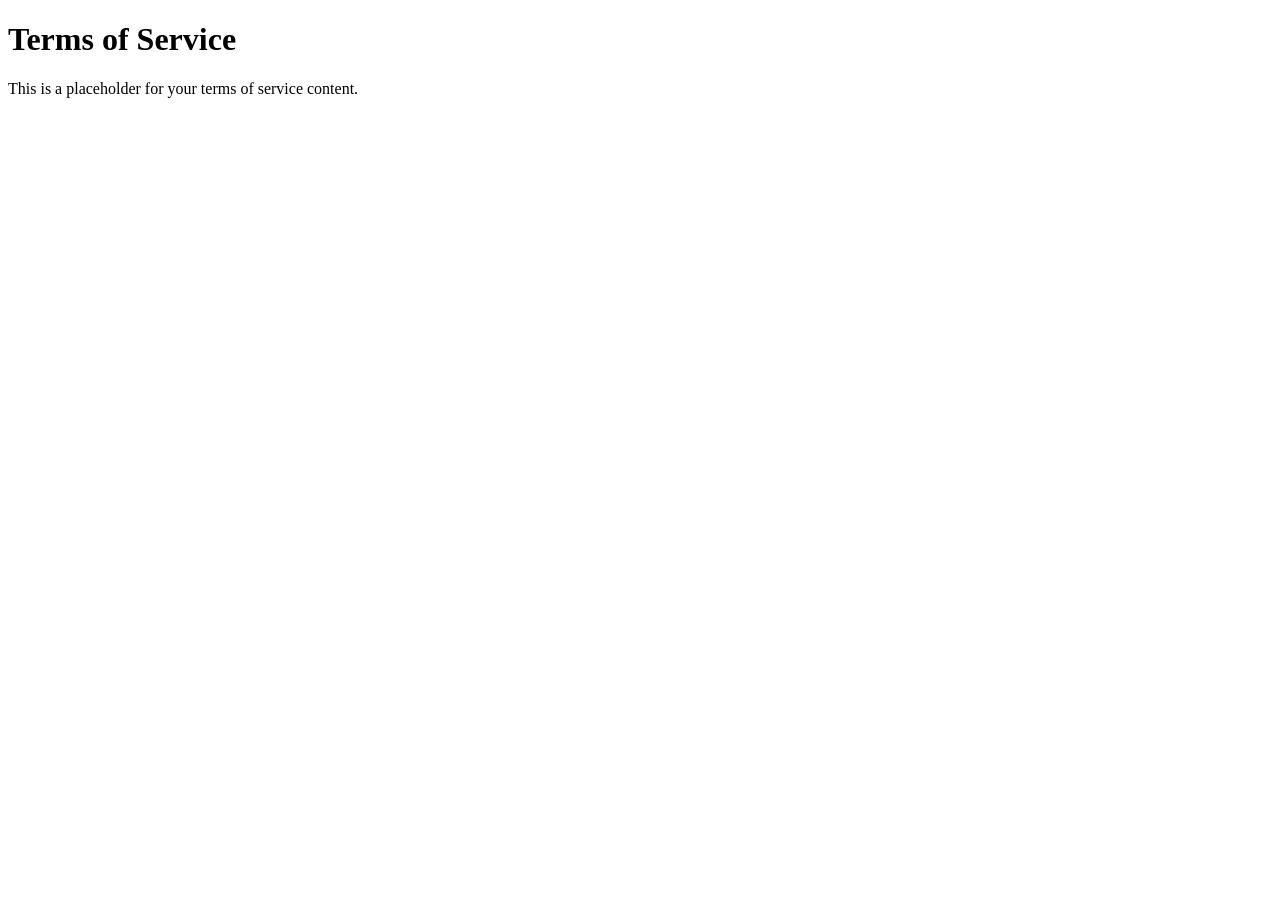
<file: terms-of-service.html>
<!DOCTYPE html>
<html>
  <head>
    <title>Terms of Service</title>
  </head>
  <body>
    <h1>Terms of Service</h1>

    <p>This is a placeholder for your terms of service content.</p>
  </body>
</html>
</file>
<file: styles.css>
body {
    font-family: Arial, sans-serif;
    line-height: 1.6;
    margin: 0;
    padding: 0;
    background-color: #f4f4f4;
    color: #333;
}
.container {
    max-width: 800px;
    margin: 20px auto;
    padding: 20px;
    background: #fff;
    box-shadow: 0 0 10px rgba(0, 0, 0, 0.1);
}
h1 {
    color: #0056b3;
}
p {
    margin-bottom: 20px;
}
.card-container {
    display: flex;
    gap: 20px;
    flex-wrap: wrap;
}
.card {
    flex: 1;
    min-width: 200px;
    padding: 20px;
    background: #0056b3;
    color: #fff;
    text-align: center;
    text-decoration: none;
    border-radius: 8px;
    box-shadow: 0 4px 8px rgba(0, 0, 0, 0.1);
    transition: background 0.3s, box-shadow 0.3s;
}
.card:hover {
    background: #004494;
    box-shadow: 0 6px 12px rgba(0, 0, 0, 0.15);
}
.card h2 {
    margin: 0 0 10px;
}
.card p {
    margin: 0;
}
</file>
